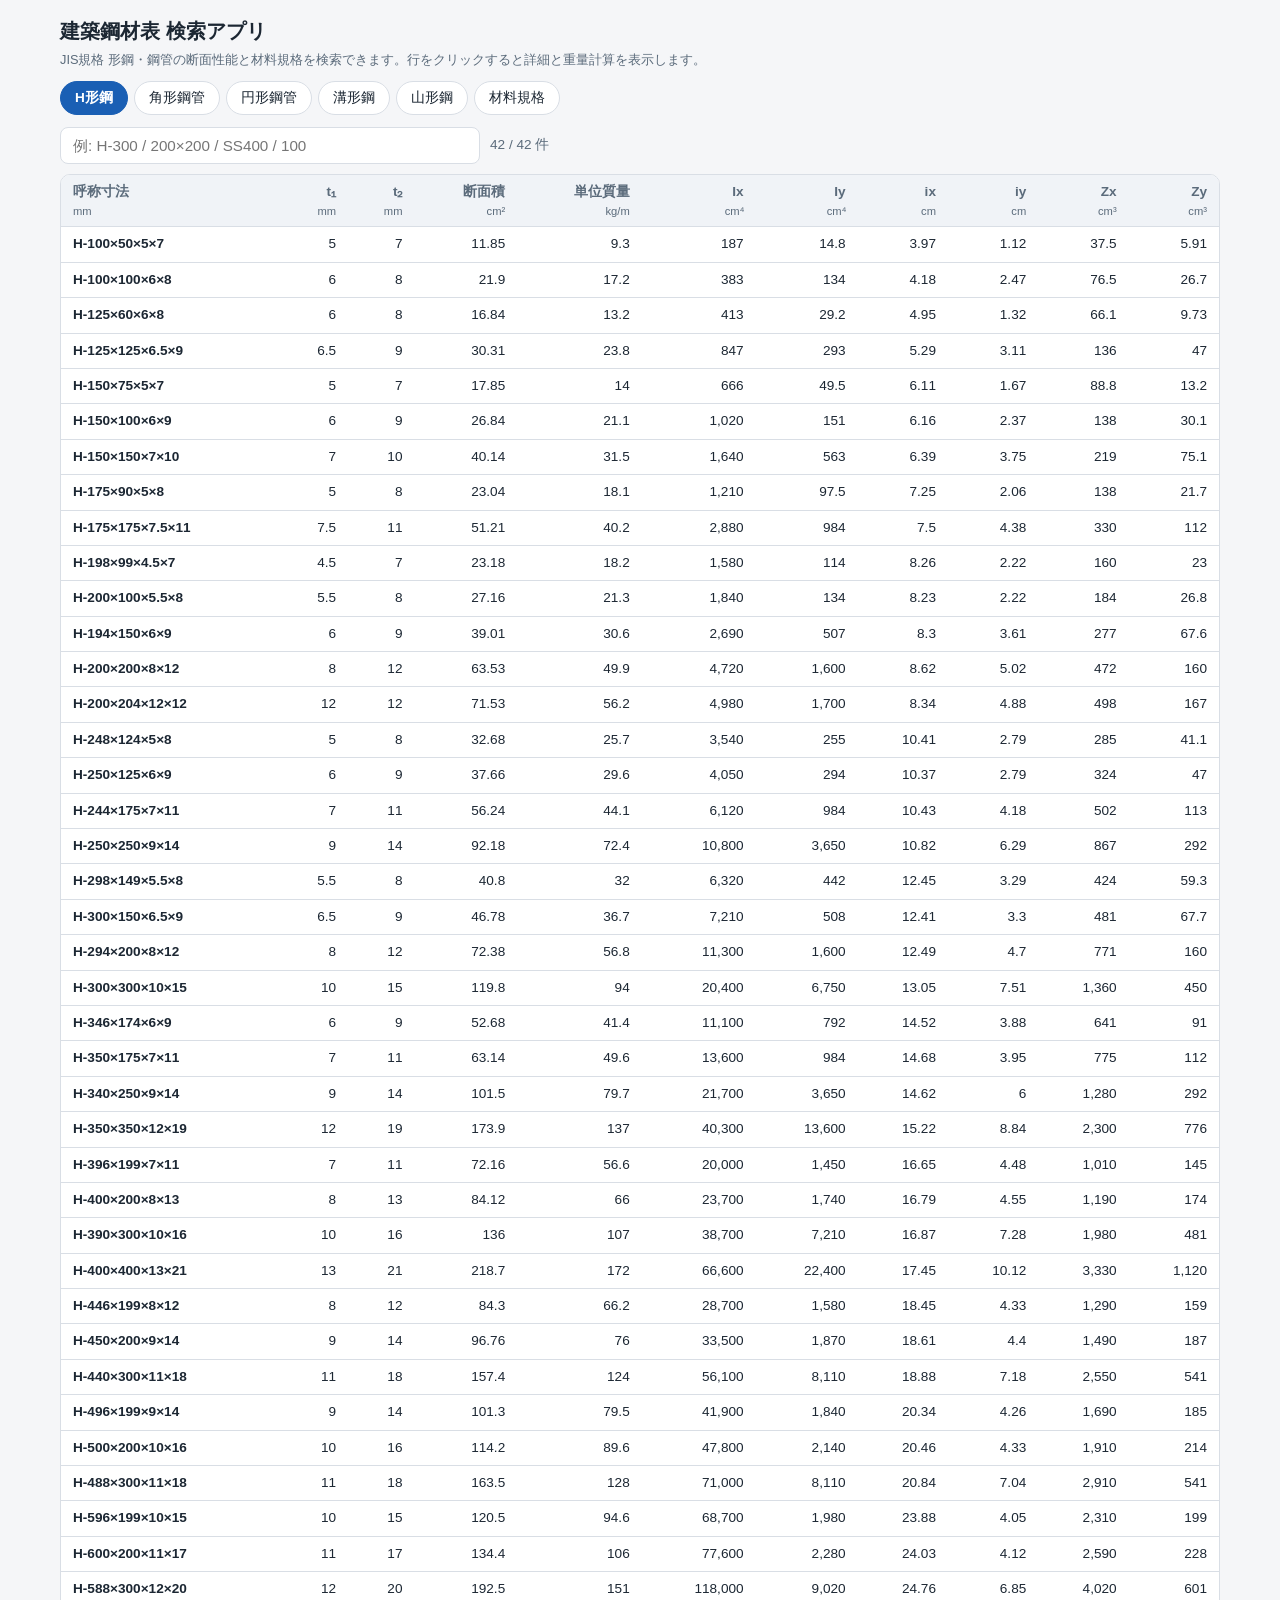
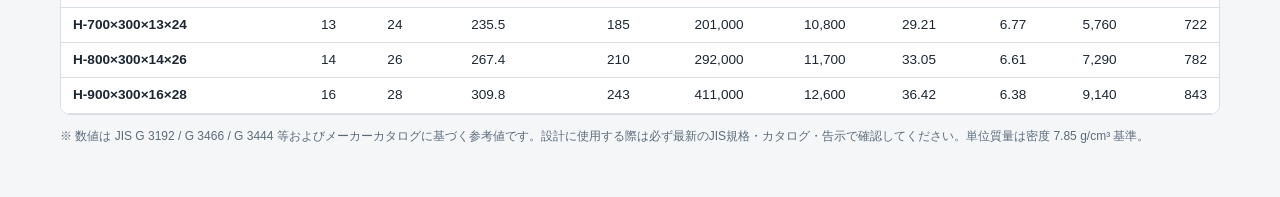
<file: index.html>
<!DOCTYPE html>
<html lang="ja">
<head>
<meta charset="UTF-8">
<meta name="viewport" content="width=device-width, initial-scale=1.0">
<title>建築鋼材表 検索アプリ</title>
<style>
  :root {
    --bg: #f5f6f8;
    --panel: #ffffff;
    --text: #1c2733;
    --muted: #5b6b7b;
    --border: #d9dee5;
    --accent: #1a5fb4;
    --accent-soft: #e7effa;
    --row-hover: #eef4fc;
    --th-bg: #f0f3f7;
  }
  @media (prefers-color-scheme: dark) {
    :root {
      --bg: #14181d;
      --panel: #1d232b;
      --text: #e6ebf1;
      --muted: #96a4b3;
      --border: #333d49;
      --accent: #62a0ea;
      --accent-soft: #24344a;
      --row-hover: #263243;
      --th-bg: #232b35;
    }
  }
  * { box-sizing: border-box; }
  body {
    margin: 0;
    font-family: "Hiragino Kaku Gothic ProN", "Hiragino Sans", "Yu Gothic UI", "Meiryo", sans-serif;
    background: var(--bg);
    color: var(--text);
    line-height: 1.5;
  }
  header {
    padding: 16px 20px 0;
    max-width: 1200px;
    margin: 0 auto;
  }
  h1 { font-size: 1.25rem; margin: 0 0 4px; }
  .sub { color: var(--muted); font-size: 0.8rem; margin: 0 0 12px; }
  main { max-width: 1200px; margin: 0 auto; padding: 0 20px 40px; }

  .tabs { display: flex; flex-wrap: wrap; gap: 6px; margin-bottom: 12px; }
  .tab {
    border: 1px solid var(--border);
    background: var(--panel);
    color: var(--text);
    padding: 7px 14px;
    border-radius: 999px;
    cursor: pointer;
    font-size: 0.85rem;
  }
  .tab.active {
    background: var(--accent);
    border-color: var(--accent);
    color: #fff;
    font-weight: 600;
  }

  .toolbar {
    display: flex;
    flex-wrap: wrap;
    gap: 10px;
    align-items: center;
    margin-bottom: 10px;
  }
  #search {
    flex: 1 1 260px;
    max-width: 420px;
    padding: 9px 12px;
    font-size: 0.95rem;
    border: 1px solid var(--border);
    border-radius: 8px;
    background: var(--panel);
    color: var(--text);
  }
  #search:focus { outline: 2px solid var(--accent); outline-offset: -1px; }
  .count { color: var(--muted); font-size: 0.85rem; }

  .table-wrap {
    overflow-x: auto;
    background: var(--panel);
    border: 1px solid var(--border);
    border-radius: 10px;
  }
  table { border-collapse: collapse; width: 100%; font-size: 0.85rem; white-space: nowrap; }
  th, td { padding: 7px 12px; border-bottom: 1px solid var(--border); text-align: right; }
  th:first-child, td:first-child { text-align: left; position: sticky; left: 0; background: inherit; }
  thead th {
    background: var(--th-bg);
    position: sticky;
    top: 0;
    cursor: pointer;
    user-select: none;
    font-weight: 600;
    color: var(--muted);
  }
  thead th:first-child { background: var(--th-bg); z-index: 2; }
  thead th.sorted { color: var(--accent); }
  tbody tr { background: var(--panel); cursor: pointer; }
  tbody tr:hover { background: var(--row-hover); }
  tbody td:first-child { font-weight: 600; }
  .unit { font-weight: 400; font-size: 0.7rem; color: var(--muted); display: block; }
  .empty { padding: 30px; text-align: center; color: var(--muted); }

  .note {
    margin-top: 12px;
    font-size: 0.75rem;
    color: var(--muted);
  }

  /* 詳細モーダル */
  #overlay {
    position: fixed; inset: 0;
    background: rgba(0,0,0,0.45);
    display: none;
    align-items: center;
    justify-content: center;
    padding: 16px;
    z-index: 10;
  }
  #overlay.show { display: flex; }
  .modal {
    background: var(--panel);
    border: 1px solid var(--border);
    border-radius: 12px;
    max-width: 420px;
    width: 100%;
    max-height: 85vh;
    overflow-y: auto;
    padding: 20px;
  }
  .modal h2 { margin: 0 0 4px; font-size: 1.1rem; }
  .modal .cat { color: var(--muted); font-size: 0.8rem; margin-bottom: 12px; }
  .props { width: 100%; font-size: 0.85rem; }
  .props td { padding: 5px 4px; border-bottom: 1px solid var(--border); }
  .props td:first-child { color: var(--muted); text-align: left; }
  .props td:last-child { text-align: right; font-weight: 600; }
  .calc {
    margin-top: 14px;
    background: var(--accent-soft);
    border-radius: 8px;
    padding: 12px;
  }
  .calc h3 { margin: 0 0 8px; font-size: 0.9rem; }
  .calc .row { display: flex; gap: 8px; align-items: center; margin-bottom: 8px; font-size: 0.85rem; }
  .calc input {
    width: 90px;
    padding: 6px 8px;
    border: 1px solid var(--border);
    border-radius: 6px;
    background: var(--panel);
    color: var(--text);
    font-size: 0.9rem;
    text-align: right;
  }
  .calc .result { font-size: 1.05rem; font-weight: 700; }
  .close-btn {
    margin-top: 14px;
    width: 100%;
    padding: 9px;
    border: 1px solid var(--border);
    border-radius: 8px;
    background: var(--panel);
    color: var(--text);
    cursor: pointer;
    font-size: 0.9rem;
  }
</style>
</head>
<body>
<header>
  <h1>建築鋼材表 検索アプリ</h1>
  <p class="sub">JIS規格 形鋼・鋼管の断面性能と材料規格を検索できます。行をクリックすると詳細と重量計算を表示します。</p>
</header>
<main>
  <div class="tabs" id="tabs"></div>
  <div class="toolbar">
    <input id="search" type="search" placeholder="例: H-300 / 200×200 / SS400 / 100" autocomplete="off">
    <span class="count" id="count"></span>
  </div>
  <div class="table-wrap">
    <table id="table">
      <thead></thead>
      <tbody></tbody>
    </table>
  </div>
  <p class="note">※ 数値は JIS G 3192 / G 3466 / G 3444 等およびメーカーカタログに基づく参考値です。設計に使用する際は必ず最新のJIS規格・カタログ・告示で確認してください。単位質量は密度 7.85 g/cm³ 基準。</p>
</main>

<div id="overlay">
  <div class="modal" role="dialog" aria-modal="true">
    <h2 id="m-title"></h2>
    <div class="cat" id="m-cat"></div>
    <table class="props"><tbody id="m-props"></tbody></table>
    <div class="calc">
      <h3>重量計算</h3>
      <div class="row">長さ <input id="calc-len" type="number" value="6" min="0" step="0.1"> m ×
        <input id="calc-num" type="number" value="1" min="1" step="1"> 本</div>
      <div class="result" id="calc-result"></div>
    </div>
    <button class="close-btn" onclick="closeModal()">閉じる</button>
  </div>
</div>

<script>
"use strict";

/* ---------- データ ----------
   A: 断面積 cm² / W: 単位質量 kg/m / I: 断面二次モーメント cm⁴ / Z: 断面係数 cm³ */

const H_STEEL = [
  // [呼称(H×B), t1, t2, A, W, Ix, Iy, Zx, Zy]
  ["100×50",5,7,11.85,9.30,187,14.8,37.5,5.91],
  ["100×100",6,8,21.90,17.2,383,134,76.5,26.7],
  ["125×60",6,8,16.84,13.2,413,29.2,66.1,9.73],
  ["125×125",6.5,9,30.31,23.8,847,293,136,47.0],
  ["150×75",5,7,17.85,14.0,666,49.5,88.8,13.2],
  ["150×100",6,9,26.84,21.1,1020,151,138,30.1],
  ["150×150",7,10,40.14,31.5,1640,563,219,75.1],
  ["175×90",5,8,23.04,18.1,1210,97.5,138,21.7],
  ["175×175",7.5,11,51.21,40.2,2880,984,330,112],
  ["198×99",4.5,7,23.18,18.2,1580,114,160,23.0],
  ["200×100",5.5,8,27.16,21.3,1840,134,184,26.8],
  ["194×150",6,9,39.01,30.6,2690,507,277,67.6],
  ["200×200",8,12,63.53,49.9,4720,1600,472,160],
  ["200×204",12,12,71.53,56.2,4980,1700,498,167],
  ["248×124",5,8,32.68,25.7,3540,255,285,41.1],
  ["250×125",6,9,37.66,29.6,4050,294,324,47.0],
  ["244×175",7,11,56.24,44.1,6120,984,502,113],
  ["250×250",9,14,92.18,72.4,10800,3650,867,292],
  ["298×149",5.5,8,40.80,32.0,6320,442,424,59.3],
  ["300×150",6.5,9,46.78,36.7,7210,508,481,67.7],
  ["294×200",8,12,72.38,56.8,11300,1600,771,160],
  ["300×300",10,15,119.8,94.0,20400,6750,1360,450],
  ["346×174",6,9,52.68,41.4,11100,792,641,91.0],
  ["350×175",7,11,63.14,49.6,13600,984,775,112],
  ["340×250",9,14,101.5,79.7,21700,3650,1280,292],
  ["350×350",12,19,173.9,137,40300,13600,2300,776],
  ["396×199",7,11,72.16,56.6,20000,1450,1010,145],
  ["400×200",8,13,84.12,66.0,23700,1740,1190,174],
  ["390×300",10,16,136.0,107,38700,7210,1980,481],
  ["400×400",13,21,218.7,172,66600,22400,3330,1120],
  ["446×199",8,12,84.30,66.2,28700,1580,1290,159],
  ["450×200",9,14,96.76,76.0,33500,1870,1490,187],
  ["440×300",11,18,157.4,124,56100,8110,2550,541],
  ["496×199",9,14,101.3,79.5,41900,1840,1690,185],
  ["500×200",10,16,114.2,89.6,47800,2140,1910,214],
  ["488×300",11,18,163.5,128,71000,8110,2910,541],
  ["596×199",10,15,120.5,94.6,68700,1980,2310,199],
  ["600×200",11,17,134.4,106,77600,2280,2590,228],
  ["588×300",12,20,192.5,151,118000,9020,4020,601],
  ["700×300",13,24,235.5,185,201000,10800,5760,722],
  ["800×300",14,26,267.4,210,292000,11700,7290,782],
  ["900×300",16,28,309.8,243,411000,12600,9140,843],
].map(r => ({
  name: `H-${r[0]}×${r[1]}×${r[2]}`, size: r[0], t1: r[1], t2: r[2],
  A: r[3], W: r[4], Ix: r[5], Iy: r[6], Zx: r[7], Zy: r[8],
  ix: rg(r[5], r[3]), iy: rg(r[6], r[3]),
}));

const SQUARE_PIPE = [
  // [辺, t, W, A, I, Z]
  [50,3.2,4.50,5.727,20.4,8.16],
  [60,3.2,5.50,7.007,36.9,12.3],
  [75,3.2,7.01,8.927,75.5,20.1],
  [75,4.5,9.55,12.17,98.6,26.3],
  [100,3.2,9.52,12.13,187,37.5],
  [100,4.5,13.1,16.67,249,49.9],
  [100,6.0,16.8,21.36,308,61.7],
  [125,4.5,16.6,21.17,498,79.7],
  [125,6.0,21.7,27.63,641,103],
  [150,4.5,20.1,25.67,896,120],
  [150,6.0,26.4,33.63,1150,153],
  [150,9.0,38.2,48.66,1580,210],
  [175,6.0,31.1,39.63,1860,213],
  [200,6.0,35.8,45.63,2830,283],
  [200,8.0,46.9,59.79,3620,362],
  [200,9.0,52.3,66.68,3980,398],
  [200,12,67.9,86.50,4980,498],
  [250,9.0,66.5,84.68,8090,647],
  [250,12,87.0,110.8,10300,821],
  [300,9.0,80.6,102.7,14300,956],
  [300,12,106,134.8,18300,1220],
  [300,16,138,176.4,23100,1540],
  [350,12,125,158.8,29700,1700],
  [350,16,164,208.4,38100,2180],
  [400,12,144,182.8,45000,2250],
  [400,16,189,240.4,58200,2910],
  [400,19,220,280.3,67000,3350],
].map(r => ({
  name: `□-${r[0]}×${r[0]}×${r[1]}`, size: `${r[0]}×${r[0]}`, t: r[1],
  W: r[2], A: r[3], I: r[4], Z: r[5], i: rg(r[4], r[3]),
}));

const ROUND_PIPE = [
  // [外径D, t] — 断面性能は幾何計算
  [48.6,2.3],[60.5,3.2],[76.3,3.2],[89.1,3.2],[101.6,4.2],
  [114.3,4.5],[139.8,4.5],[165.2,5.0],[190.7,5.3],[216.3,5.8],
  [267.4,6.6],[318.5,6.9],[355.6,7.9],[406.4,9.5],[457.2,9.5],[508.0,9.5],
].map(([D,t]) => {
  const d = D - 2*t;
  const A = Math.PI/4 * (D*D - d*d) / 100;             // cm²
  const I = Math.PI/64 * (D**4 - d**4) / 10000;        // cm⁴
  const Z = I / (D/2/10);                              // cm³
  return {
    name: `φ-${D}×${t}`, D, t,
    A: sig(A), W: sig(A*0.785), I: sig(I), Z: sig(Z), i: rg(I, A),
  };
});

const CHANNEL = [
  // [呼称(H×B), t1, t2, A, W, Ix, Iy, Zx, Zy]
  ["100×50",5,7.5,11.92,9.36,188,26.0,37.6,7.52],
  ["125×65",6,8,17.11,13.4,424,61.8,67.8,13.4],
  ["150×75",6.5,10,23.71,18.6,861,117,115,22.4],
  ["150×75",9,12.5,30.59,24.0,1050,147,140,28.3],
  ["180×75",7,10.5,27.20,21.4,1380,131,153,24.3],
  ["200×80",7.5,11,31.33,24.6,1950,168,195,29.1],
  ["200×90",8,13.5,38.65,30.3,2490,277,249,44.2],
  ["250×90",9,13,44.07,34.6,4180,294,334,44.5],
  ["300×90",9,13,48.57,38.1,6440,309,429,45.7],
  ["300×90",12,16,61.90,48.6,7870,379,525,54.1],
  ["380×100",10.5,16,69.39,54.5,14500,535,763,70.5],
].map(r => ({
  name: `[-${r[0]}×${r[1]}×${r[2]}`, size: r[0], t1: r[1], t2: r[2],
  A: r[3], W: r[4], Ix: r[5], Iy: r[6], Zx: r[7], Zy: r[8],
}));

const ANGLE = [
  // [辺, t, A, W, I, Z]（等辺山形鋼、I・Zは辺に平行な図心軸）
  [40,3,2.336,1.83,3.53,1.21],
  [40,5,3.755,2.95,5.42,1.91],
  [50,4,3.892,3.06,9.06,2.49],
  [50,6,5.644,4.43,12.6,3.55],
  [60,5,5.802,4.55,19.6,4.52],
  [65,6,7.527,5.91,29.4,6.26],
  [65,8,9.761,7.66,36.8,8.02],
  [75,6,8.727,6.85,46.1,8.47],
  [75,9,12.69,9.96,64.4,12.1],
  [75,12,16.56,13.0,81.9,15.7],
  [90,7,12.22,9.59,93.0,14.2],
  [90,10,17.00,13.3,125,19.5],
  [90,13,21.71,17.0,156,24.8],
  [100,7,13.62,10.7,129,17.7],
  [100,10,19.00,14.9,175,24.4],
  [100,13,24.31,19.1,220,31.1],
  [130,9,22.74,17.9,366,38.7],
  [130,12,29.76,23.4,467,49.9],
  [150,12,34.77,27.3,740,68.1],
  [150,15,42.74,33.6,888,82.6],
  [175,12,40.52,31.8,1170,91.8],
  [200,15,57.75,45.3,2180,150],
  [200,20,76.00,59.7,2820,197],
  [250,25,119.4,93.7,6950,388],
].map(r => ({
  name: `L-${r[0]}×${r[0]}×${r[1]}`, size: `${r[0]}×${r[0]}`, t: r[1],
  A: r[2], W: r[3], I: r[4], Z: r[5], i: rg(r[4], r[2]),
}));

const MATERIAL = [
  // [記号, 規格, 降伏点/耐力, 引張強さ, F値(t≤40mm), 備考]
  ["SS400","JIS G 3101 一般構造用圧延鋼材","245以上(t≤16) / 235以上","400〜510",235,"最も一般的な構造用鋼材"],
  ["SM400A/B/C","JIS G 3106 溶接構造用圧延鋼材","245以上(t≤16) / 235以上","400〜510",235,"溶接性を保証"],
  ["SM490A/B/C","JIS G 3106 溶接構造用圧延鋼材","325以上(t≤16) / 315以上","490〜610",325,"高強度・溶接構造用"],
  ["SM490YA/YB","JIS G 3106 溶接構造用圧延鋼材","365以上(t≤16) / 355以上","490〜610",325,"降伏点を高めた材"],
  ["SN400A","JIS G 3136 建築構造用圧延鋼材","235以上","400〜510",235,"二次部材向け(溶接不可)"],
  ["SN400B/C","JIS G 3136 建築構造用圧延鋼材","235〜355","400〜510",235,"降伏点上限規定あり・主要構造部材向け"],
  ["SN490B/C","JIS G 3136 建築構造用圧延鋼材","325〜445","490〜610",325,"高強度・主要構造部材向け"],
  ["BCR295","冷間ロール成形角形鋼管(大臣認定)","295〜445","400〜550",295,"柱用角形鋼管"],
  ["BCP235","冷間プレス成形角形鋼管(大臣認定)","235〜355","400〜510",235,"柱用角形鋼管"],
  ["BCP325","冷間プレス成形角形鋼管(大臣認定)","325〜445","490〜610",325,"柱用角形鋼管"],
  ["STK400","JIS G 3444 一般構造用炭素鋼鋼管","235以上","400以上",235,"円形鋼管"],
  ["STK490","JIS G 3444 一般構造用炭素鋼鋼管","315以上","490以上",325,"円形鋼管(高強度)"],
  ["STKR400","JIS G 3466 一般構造用角形鋼管","245以上","400以上",245,"角形鋼管"],
  ["SD295","JIS G 3112 鉄筋コンクリート用棒鋼","295〜390","440〜600",null,"異形鉄筋"],
  ["SD345","JIS G 3112 鉄筋コンクリート用棒鋼","345〜440","490以上",null,"異形鉄筋(最も一般的)"],
  ["SD390","JIS G 3112 鉄筋コンクリート用棒鋼","390〜510","560以上",null,"異形鉄筋(高強度)"],
].map(r => ({
  name: r[0], std: r[1], yp: r[2], ts: r[3], F: r[4], note: r[5],
}));

function rg(I, A) { return Math.round(Math.sqrt(I / A) * 100) / 100; } // 回転半径 cm
function sig(v) { // 有効数字3桁程度に丸め
  if (v === 0) return 0;
  const d = Math.ceil(Math.log10(Math.abs(v)));
  const p = Math.pow(10, 3 - d);
  return Math.round(v * p) / p;
}

/* ---------- カテゴリ定義 ---------- */
const CATEGORIES = [
  {
    id: "h", label: "H形鋼", data: H_STEEL,
    catName: "H形鋼(JIS G 3192)",
    cols: [
      ["name","呼称寸法","mm"],["t1","t₁","mm"],["t2","t₂","mm"],
      ["A","断面積","cm²"],["W","単位質量","kg/m"],
      ["Ix","Ix","cm⁴"],["Iy","Iy","cm⁴"],
      ["ix","ix","cm"],["iy","iy","cm"],
      ["Zx","Zx","cm³"],["Zy","Zy","cm³"],
    ],
  },
  {
    id: "sq", label: "角形鋼管", data: SQUARE_PIPE,
    catName: "角形鋼管(STKR / BCR等)",
    cols: [
      ["name","呼称寸法","mm"],["t","板厚","mm"],
      ["A","断面積","cm²"],["W","単位質量","kg/m"],
      ["I","I","cm⁴"],["Z","Z","cm³"],["i","i","cm"],
    ],
  },
  {
    id: "rd", label: "円形鋼管", data: ROUND_PIPE,
    catName: "円形鋼管(STK / JIS G 3444)",
    cols: [
      ["name","呼称寸法","mm"],["t","板厚","mm"],
      ["A","断面積","cm²"],["W","単位質量","kg/m"],
      ["I","I","cm⁴"],["Z","Z","cm³"],["i","i","cm"],
    ],
  },
  {
    id: "ch", label: "溝形鋼", data: CHANNEL,
    catName: "溝形鋼(JIS G 3192)",
    cols: [
      ["name","呼称寸法","mm"],["t1","t₁","mm"],["t2","t₂","mm"],
      ["A","断面積","cm²"],["W","単位質量","kg/m"],
      ["Ix","Ix","cm⁴"],["Iy","Iy","cm⁴"],
      ["Zx","Zx","cm³"],["Zy","Zy","cm³"],
    ],
  },
  {
    id: "an", label: "山形鋼", data: ANGLE,
    catName: "等辺山形鋼(JIS G 3192)",
    cols: [
      ["name","呼称寸法","mm"],["t","板厚","mm"],
      ["A","断面積","cm²"],["W","単位質量","kg/m"],
      ["I","I","cm⁴"],["Z","Z","cm³"],["i","i","cm"],
    ],
  },
  {
    id: "mat", label: "材料規格", data: MATERIAL,
    catName: "材料規格",
    cols: [
      ["name","記号",""],["std","規格",""],
      ["yp","降伏点・耐力","N/mm²"],["ts","引張強さ","N/mm²"],
      ["F","F値(t≤40)","N/mm²"],["note","備考",""],
    ],
  },
];

/* ---------- 状態 ---------- */
let current = CATEGORIES[0];
let sortKey = null;
let sortAsc = true;

const $tabs = document.getElementById("tabs");
const $search = document.getElementById("search");
const $thead = document.querySelector("#table thead");
const $tbody = document.querySelector("#table tbody");
const $count = document.getElementById("count");

/* ---------- タブ ---------- */
CATEGORIES.forEach(cat => {
  const b = document.createElement("button");
  b.className = "tab";
  b.textContent = cat.label;
  b.onclick = () => {
    current = cat;
    sortKey = null;
    document.querySelectorAll(".tab").forEach(t => t.classList.remove("active"));
    b.classList.add("active");
    render();
  };
  $tabs.appendChild(b);
});
$tabs.firstChild.classList.add("active");

/* ---------- 検索 ---------- */
function normalize(s) {
  return String(s)
    .toLowerCase()
    .replace(/[Ａ-Ｚａ-ｚ０-９]/g, c => String.fromCharCode(c.charCodeAt(0) - 0xFEE0))
    .replace(/[×✕✖*ｘx]/g, "x")
    .replace(/[‐－ーｰ\-]/g, "-")
    .replace(/\s+/g, "");
}
function matches(row, terms) {
  if (!terms.length) return true;
  const hay = normalize(Object.values(row).join(" "));
  return terms.every(t => hay.includes(t));
}
$search.addEventListener("input", render);

/* ---------- 描画 ---------- */
function render() {
  const cols = current.cols;
  $thead.innerHTML = "";
  const tr = document.createElement("tr");
  cols.forEach(([key, label, unit]) => {
    const th = document.createElement("th");
    th.innerHTML = label + (unit ? `<span class="unit">${unit}</span>` : "");
    if (sortKey === key) {
      th.classList.add("sorted");
      th.innerHTML += sortAsc ? " ▲" : " ▼";
    }
    th.onclick = () => {
      if (sortKey === key) { sortAsc = !sortAsc; }
      else { sortKey = key; sortAsc = true; }
      render();
    };
    tr.appendChild(th);
  });
  $thead.appendChild(tr);

  const terms = normalize($search.value).split(/[,、\s]+/).filter(Boolean);
  let rows = current.data.filter(r => matches(r, terms));

  if (sortKey) {
    rows = [...rows].sort((a, b) => {
      const va = a[sortKey], vb = b[sortKey];
      if (typeof va === "number" && typeof vb === "number") {
        return sortAsc ? va - vb : vb - va;
      }
      return sortAsc
        ? String(va ?? "").localeCompare(String(vb ?? ""), "ja")
        : String(vb ?? "").localeCompare(String(va ?? ""), "ja");
    });
  }

  $tbody.innerHTML = "";
  if (!rows.length) {
    $tbody.innerHTML = `<tr><td class="empty" colspan="${cols.length}" style="text-align:center">該当する鋼材がありません</td></tr>`;
  }
  rows.forEach(row => {
    const tr = document.createElement("tr");
    cols.forEach(([key]) => {
      const td = document.createElement("td");
      const v = row[key];
      td.textContent = v == null ? "−" : (typeof v === "number" ? fmt(v) : v);
      tr.appendChild(td);
    });
    tr.onclick = () => openModal(row);
    $tbody.appendChild(tr);
  });
  $count.textContent = `${rows.length} / ${current.data.length} 件`;
}

function fmt(v) {
  return v.toLocaleString("ja-JP", { maximumFractionDigits: 3 });
}

/* ---------- 詳細モーダル ---------- */
const $overlay = document.getElementById("overlay");
let modalRow = null;

function openModal(row) {
  modalRow = row;
  document.getElementById("m-title").textContent = row.name;
  document.getElementById("m-cat").textContent = current.catName;
  const $props = document.getElementById("m-props");
  $props.innerHTML = "";
  current.cols.forEach(([key, label, unit]) => {
    if (key === "name") return;
    const v = row[key];
    const tr = document.createElement("tr");
    tr.innerHTML = `<td>${label}</td><td>${v == null ? "−" : (typeof v === "number" ? fmt(v) : v)}${unit && v != null ? " " + unit : ""}</td>`;
    $props.appendChild(tr);
  });
  document.querySelector(".calc").style.display = ("W" in row) ? "" : "none";
  $overlay.classList.add("show");
  updateCalc();
}
function closeModal() { $overlay.classList.remove("show"); }
$overlay.addEventListener("click", e => { if (e.target === $overlay) closeModal(); });
document.addEventListener("keydown", e => { if (e.key === "Escape") closeModal(); });

function updateCalc() {
  if (!modalRow || !("W" in modalRow)) return;
  const len = parseFloat(document.getElementById("calc-len").value) || 0;
  const num = parseInt(document.getElementById("calc-num").value) || 0;
  const kg = modalRow.W * len * num;
  document.getElementById("calc-result").textContent =
    `重量: ${fmt(Math.round(kg * 10) / 10)} kg（${fmt(Math.round(kg / 1000 * 1000) / 1000)} t）`;
}
document.getElementById("calc-len").addEventListener("input", updateCalc);
document.getElementById("calc-num").addEventListener("input", updateCalc);

render();
</script>
</body>
</html>
</file>
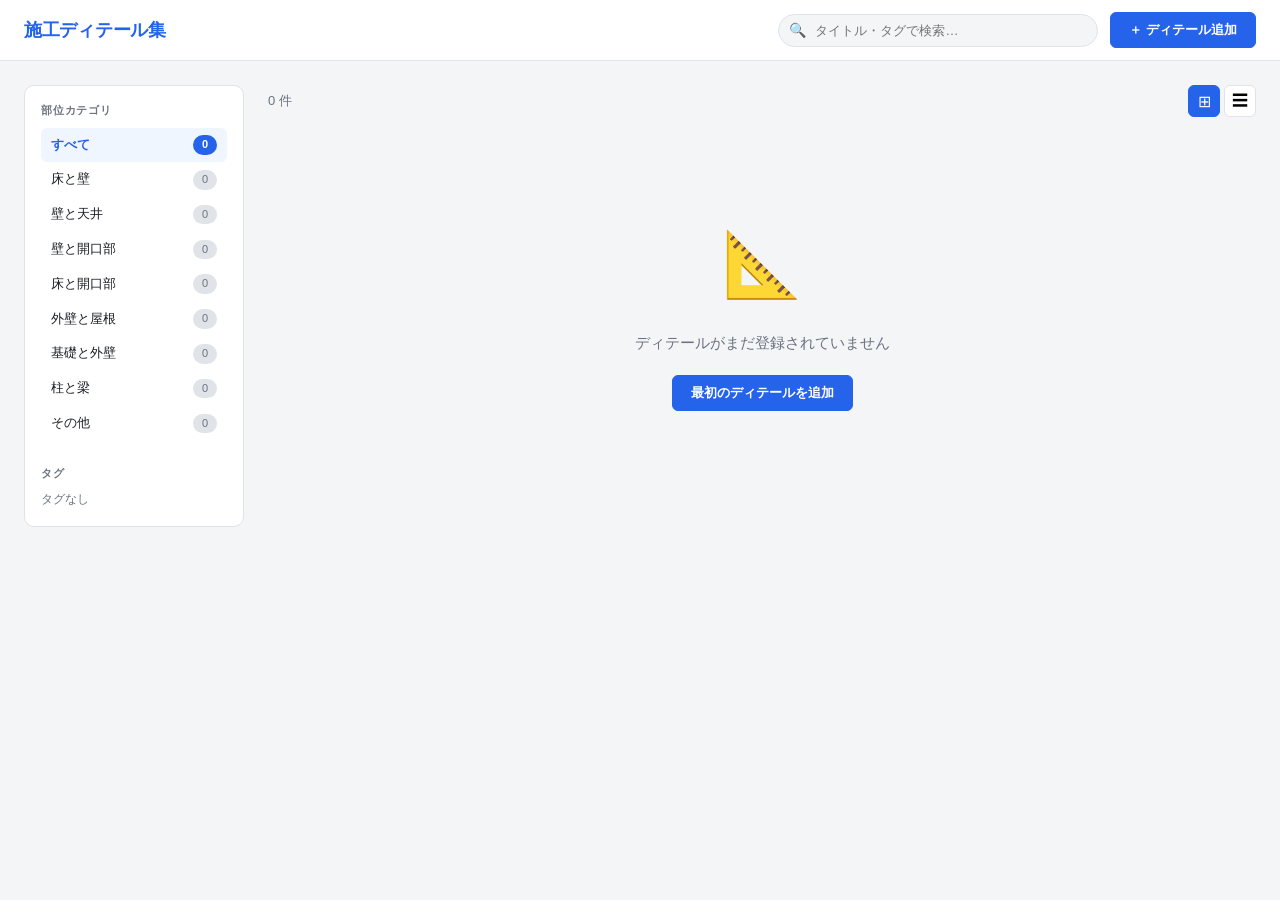
<file: detail-app/index.html>
<!DOCTYPE html>
<html lang="ja">
<head>
  <meta charset="UTF-8" />
  <meta name="viewport" content="width=device-width, initial-scale=1.0" />
  <title>施工ディテール集</title>
  <link rel="stylesheet" href="style.css" />
</head>
<body>
  <header class="header">
    <div class="header-inner">
      <h1 class="logo">施工ディテール集</h1>
      <div class="header-actions">
        <div class="search-wrap">
          <input type="text" id="searchInput" class="search-input" placeholder="タイトル・タグで検索…" />
          <span class="search-icon">🔍</span>
        </div>
        <button class="btn btn-primary" id="addBtn">＋ ディテール追加</button>
      </div>
    </div>
  </header>

  <div class="layout">
    <aside class="sidebar">
      <p class="sidebar-label">部位カテゴリ</p>
      <ul class="category-list" id="categoryList"></ul>
      <p class="sidebar-label" style="margin-top:24px;">タグ</p>
      <div class="tag-cloud" id="tagCloud"></div>
    </aside>

    <main class="main">
      <div class="toolbar">
        <span id="resultCount" class="result-count"></span>
        <div class="view-toggle">
          <button class="view-btn active" id="gridViewBtn" title="グリッド表示">⊞</button>
          <button class="view-btn" id="listViewBtn" title="リスト表示">☰</button>
        </div>
      </div>
      <div class="card-grid" id="cardGrid"></div>
      <div class="empty-state" id="emptyState" style="display:none;">
        <div class="empty-icon">📐</div>
        <p>ディテールがまだ登録されていません</p>
        <button class="btn btn-primary" id="emptyAddBtn">最初のディテールを追加</button>
      </div>
    </main>
  </div>

  <!-- 追加/編集モーダル -->
  <div class="modal-overlay" id="editModal" style="display:none;">
    <div class="modal">
      <div class="modal-header">
        <h2 id="modalTitle">ディテールを追加</h2>
        <button class="modal-close" id="modalClose">✕</button>
      </div>
      <div class="modal-body">
        <form id="detailForm">
          <div class="form-row">
            <label class="form-label">タイトル <span class="required">*</span></label>
            <input type="text" id="fTitle" class="form-input" placeholder="例：床とGL壁の取り合い" required />
          </div>
          <div class="form-row">
            <label class="form-label">部位カテゴリ <span class="required">*</span></label>
            <select id="fCategory" class="form-input" required>
              <option value="">選択してください</option>
              <option value="床と壁">床と壁</option>
              <option value="壁と天井">壁と天井</option>
              <option value="壁と開口部">壁と開口部（窓・ドア）</option>
              <option value="床と開口部">床と開口部（サッシ下端）</option>
              <option value="外壁と屋根">外壁と屋根</option>
              <option value="基礎と外壁">基礎と外壁</option>
              <option value="柱と梁">柱と梁</option>
              <option value="その他">その他</option>
            </select>
          </div>
          <div class="form-row">
            <label class="form-label">画像</label>
            <div class="image-tabs">
              <button type="button" class="image-tab active" id="tabUpload">ファイルを選択</button>
              <button type="button" class="image-tab" id="tabUrl">URLで指定</button>
            </div>
            <!-- ファイルアップロード -->
            <div id="panelUpload">
              <div class="image-upload-area" id="imageUploadArea">
                <input type="file" id="fImage" accept="image/*,application/pdf" hidden />
                <img id="imagePreview" style="display:none;" />
                <embed id="pdfPreview" type="application/pdf" style="display:none;width:100%;height:260px;border-radius:6px;" />
                <div id="uploadPlaceholder" class="upload-placeholder">
                  <span class="upload-icon">📄</span>
                  <p>クリックまたはドラッグしてファイルをアップロード</p>
                  <p class="upload-hint">JPG / PNG / PDF 対応</p>
                </div>
                <p id="uploadFileName" class="upload-filename" style="display:none;"></p>
                <button type="button" class="btn btn-outline remove-image-btn" id="removeImageBtn" style="display:none;">ファイルを削除</button>
              </div>
              <p class="form-hint" id="pdfSizeWarn" style="display:none;color:var(--danger);">⚠ ファイルが大きいため保存できない場合があります（目安：5MB以下推奨）</p>
            </div>
            <!-- URL入力 -->
            <div id="panelUrl" style="display:none;">
              <div class="url-input-wrap">
                <input type="url" id="fImageUrl" class="form-input" placeholder="https://example.com/detail-image.jpg" />
                <button type="button" class="btn btn-outline" id="loadUrlBtn">読み込む</button>
              </div>
              <p class="form-hint">画像の直接URLを貼り付けてください（参照元サイトの利用規約を確認してからご使用ください）</p>
              <div id="urlPreviewWrap" style="display:none;margin-top:10px;">
                <img id="urlPreview" style="max-width:100%;max-height:200px;object-fit:contain;border-radius:6px;border:1px solid var(--border);" />
                <p id="urlError" class="url-error" style="display:none;">画像を読み込めませんでした。URLを確認してください。</p>
                <button type="button" class="btn btn-outline remove-image-btn" id="removeUrlBtn" style="margin-top:8px;display:none;">画像を削除</button>
              </div>
            </div>
          </div>
          <div class="form-row">
            <label class="form-label">メモ・説明</label>
            <textarea id="fMemo" class="form-input form-textarea" placeholder="仕様、注意事項、使用材料などを記入…" rows="4"></textarea>
          </div>
          <div class="form-row">
            <label class="form-label">タグ</label>
            <div class="tag-input-wrap">
              <div class="tag-chips" id="tagChips"></div>
              <input type="text" id="fTagInput" class="tag-text-input" placeholder="タグを入力してEnter（例：RC造、防水）" />
            </div>
            <p class="form-hint">Enter キーでタグを追加</p>
          </div>
        </form>
      </div>
      <div class="modal-footer">
        <button class="btn btn-outline" id="cancelBtn">キャンセル</button>
        <button class="btn btn-primary" id="saveBtn">保存</button>
      </div>
    </div>
  </div>

  <!-- 詳細表示モーダル -->
  <div class="modal-overlay" id="viewModal" style="display:none;">
    <div class="modal modal-view">
      <div class="modal-header">
        <div>
          <span class="view-category-badge" id="viewCategory"></span>
          <h2 id="viewTitle"></h2>
        </div>
        <button class="modal-close" id="viewClose">✕</button>
      </div>
      <div class="modal-body view-body">
        <div class="view-image-wrap" id="viewImageWrap" style="display:none;">
          <img id="viewImage" style="display:none;" />
          <embed id="viewPdf" type="application/pdf" style="display:none;width:100%;height:480px;border-radius:8px;" />
        </div>
        <div class="view-meta">
          <div class="view-tags" id="viewTags"></div>
          <div class="view-memo" id="viewMemo"></div>
          <p class="view-date" id="viewDate"></p>
        </div>
      </div>
      <div class="modal-footer">
        <button class="btn btn-outline btn-danger" id="deleteBtn">削除</button>
        <button class="btn btn-outline" id="editFromViewBtn">編集</button>
        <button class="btn btn-primary" id="viewClose2">閉じる</button>
      </div>
    </div>
  </div>

  <script src="app.js"></script>
</body>
</html>
</file>
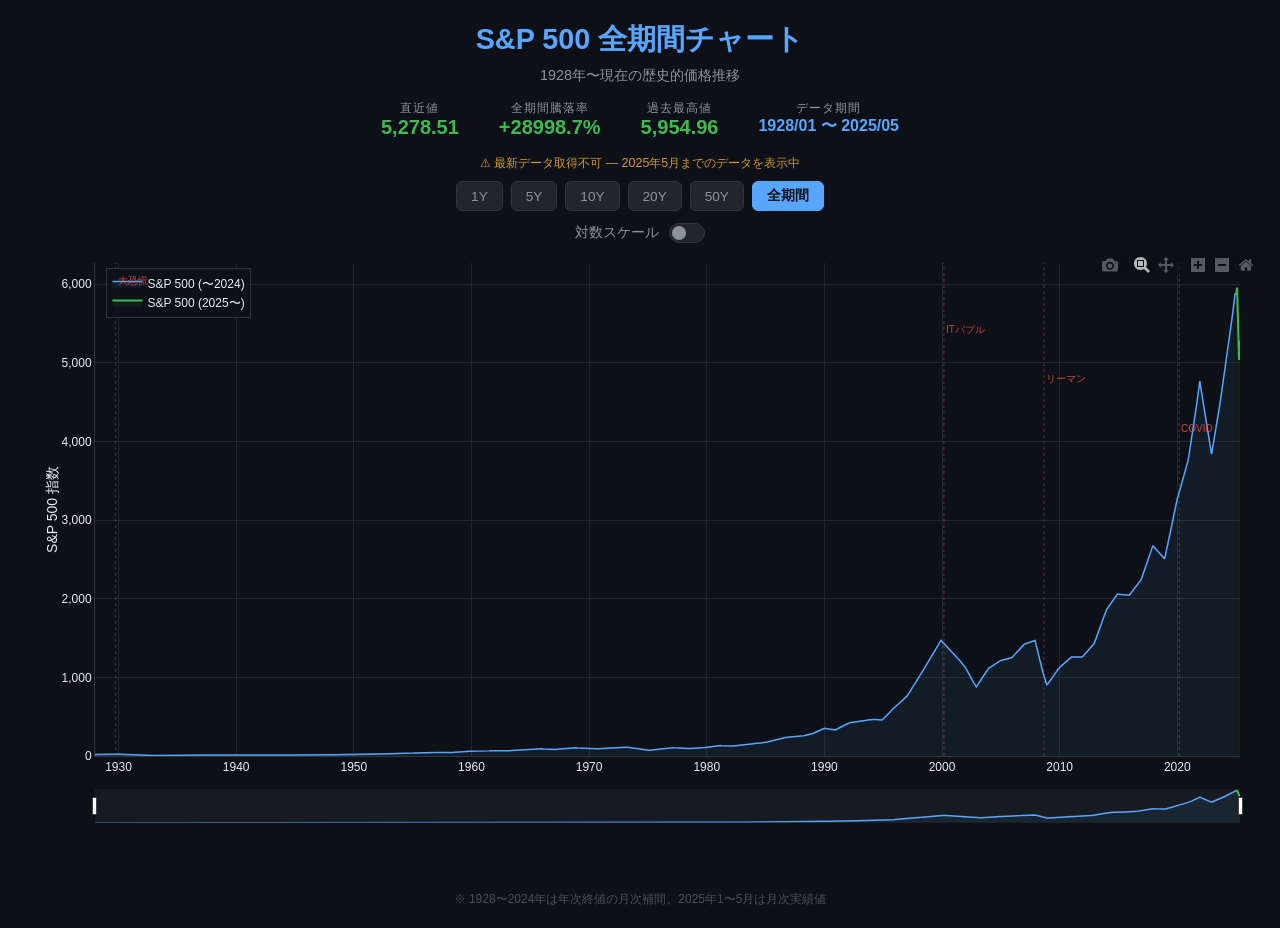
<file: sp500.html>
<!DOCTYPE html>
<html lang="ja">
<head>
    <meta charset="UTF-8">
    <meta name="viewport" content="width=device-width, initial-scale=1.0">
    <title>S&P 500 全期間チャート</title>
    <script src="https://cdn.plot.ly/plotly-latest.min.js"></script>
    <style>
        * { margin: 0; padding: 0; box-sizing: border-box; }
        body {
            font-family: 'Segoe UI', Tahoma, sans-serif;
            background: #0d1117; color: #e6edf3;
            min-height: 100vh; padding: 20px;
        }
        h1 { text-align:center; font-size:1.8rem; margin-bottom:6px; color:#58a6ff; }
        .subtitle { text-align:center; color:#8b949e; font-size:.9rem; margin-bottom:16px; }
        .stats {
            display:flex; justify-content:center; gap:40px;
            margin-bottom:16px; flex-wrap:wrap;
        }
        .stat-item { text-align:center; }
        .stat-label { font-size:.72rem; color:#8b949e; text-transform:uppercase; letter-spacing:1px; }
        .stat-value { font-size:1.25rem; font-weight:bold; color:#3fb950; }
        .stat-value.blue { color:#58a6ff; font-size:1rem; }
        .range-buttons {
            display:flex; justify-content:center; gap:8px;
            margin-bottom:12px; flex-wrap:wrap;
        }
        .range-btn {
            background:#21262d; border:1px solid #30363d; color:#8b949e;
            padding:5px 14px; border-radius:6px; cursor:pointer;
            font-size:.85rem; transition:all .2s;
        }
        .range-btn:hover { background:#30363d; color:#e6edf3; }
        .range-btn.active {
            background:#58a6ff; border-color:#58a6ff;
            color:#0d1117; font-weight:bold;
        }
        #chart { width:100%; height:70vh; }
        .log-toggle {
            display:flex; justify-content:center; align-items:center;
            gap:10px; margin-bottom:10px; font-size:.85rem; color:#8b949e;
        }
        .toggle-switch { position:relative; width:36px; height:20px; }
        .toggle-switch input { opacity:0; width:0; height:0; }
        .slider {
            position:absolute; cursor:pointer; inset:0;
            background:#21262d; border-radius:20px;
            transition:.3s; border:1px solid #30363d;
        }
        .slider::before {
            content:""; position:absolute;
            width:14px; height:14px; left:2px; bottom:2px;
            background:#8b949e; border-radius:50%; transition:.3s;
        }
        input:checked + .slider { background:#58a6ff; border-color:#58a6ff; }
        input:checked + .slider::before { transform:translateX(16px); background:#0d1117; }
        #status-bar {
            text-align:center; font-size:.78rem;
            margin-bottom:8px; min-height:18px;
        }
        .s-loading { color:#8b949e; }
        .s-ok  { color:#3fb950; }
        .s-warn { color:#d29922; }
        .note { text-align:center; color:#484f58; font-size:.75rem; margin-top:8px; }
    </style>
</head>
<body>
    <h1>S&amp;P 500 全期間チャート</h1>
    <p class="subtitle">1928年〜現在の歴史的価格推移</p>

    <div class="stats">
        <div class="stat-item">
            <div class="stat-label">直近値</div>
            <div class="stat-value" id="stat-current">-</div>
        </div>
        <div class="stat-item">
            <div class="stat-label">全期間騰落率</div>
            <div class="stat-value" id="stat-return">-</div>
        </div>
        <div class="stat-item">
            <div class="stat-label">過去最高値</div>
            <div class="stat-value" id="stat-ath">-</div>
        </div>
        <div class="stat-item">
            <div class="stat-label">データ期間</div>
            <div class="stat-value blue" id="stat-range">-</div>
        </div>
    </div>

    <div id="status-bar" class="s-loading">最新データを取得中...</div>

    <div class="range-buttons">
        <button class="range-btn" onclick="setRange(1,this)">1Y</button>
        <button class="range-btn" onclick="setRange(5,this)">5Y</button>
        <button class="range-btn" onclick="setRange(10,this)">10Y</button>
        <button class="range-btn" onclick="setRange(20,this)">20Y</button>
        <button class="range-btn" onclick="setRange(50,this)">50Y</button>
        <button class="range-btn active" onclick="setRange(null,this)">全期間</button>
    </div>

    <div class="log-toggle">
        <span>対数スケール</span>
        <label class="toggle-switch">
            <input type="checkbox" id="log-check" onchange="renderChart()">
            <span class="slider"></span>
        </label>
    </div>

    <div id="chart"></div>
    <p class="note" id="note">
        ※ 1928〜2024年は年次終値の月次補間、2025年1〜5月は月次実績値
    </p>

    <script>
        // ── 埋め込みデータ ──────────────────────────────────────
        // 1928〜2024: 年次終値を月次補間
        // 2025/01〜05: 月次実績値
        const BASE_DATES  = ["1928-01-01", "1928-02-01", "1928-03-01", "1928-04-01", "1928-05-01", "1928-06-01", "1928-07-01", "1928-08-01", "1928-09-01", "1928-10-01", "1928-11-01", "1928-12-01", "1929-01-01", "1929-02-01", "1929-03-01", "1929-04-01", "1929-05-01", "1929-06-01", "1929-07-01", "1929-08-01", "1929-09-01", "1929-10-01", "1929-11-01", "1929-12-01", "1930-01-01", "1930-02-01", "1930-03-01", "1930-04-01", "1930-05-01", "1930-06-01", "1930-07-01", "1930-08-01", "1930-09-01", "1930-10-01", "1930-11-01", "1930-12-01", "1931-01-01", "1931-02-01", "1931-03-01", "1931-04-01", "1931-05-01", "1931-06-01", "1931-07-01", "1931-08-01", "1931-09-01", "1931-10-01", "1931-11-01", "1931-12-01", "1932-01-01", "1932-02-01", "1932-03-01", "1932-04-01", "1932-05-01", "1932-06-01", "1932-07-01", "1932-08-01", "1932-09-01", "1932-10-01", "1932-11-01", "1932-12-01", "1933-01-01", "1933-02-01", "1933-03-01", "1933-04-01", "1933-05-01", "1933-06-01", "1933-07-01", "1933-08-01", "1933-09-01", "1933-10-01", "1933-11-01", "1933-12-01", "1934-01-01", "1934-02-01", "1934-03-01", "1934-04-01", "1934-05-01", "1934-06-01", "1934-07-01", "1934-08-01", "1934-09-01", "1934-10-01", "1934-11-01", "1934-12-01", "1935-01-01", "1935-02-01", "1935-03-01", "1935-04-01", "1935-05-01", "1935-06-01", "1935-07-01", "1935-08-01", "1935-09-01", "1935-10-01", "1935-11-01", "1935-12-01", "1936-01-01", "1936-02-01", "1936-03-01", "1936-04-01", "1936-05-01", "1936-06-01", "1936-07-01", "1936-08-01", "1936-09-01", "1936-10-01", "1936-11-01", "1936-12-01", "1937-01-01", "1937-02-01", "1937-03-01", "1937-04-01", "1937-05-01", "1937-06-01", "1937-07-01", "1937-08-01", "1937-09-01", "1937-10-01", "1937-11-01", "1937-12-01", "1938-01-01", "1938-02-01", "1938-03-01", "1938-04-01", "1938-05-01", "1938-06-01", "1938-07-01", "1938-08-01", "1938-09-01", "1938-10-01", "1938-11-01", "1938-12-01", "1939-01-01", "1939-02-01", "1939-03-01", "1939-04-01", "1939-05-01", "1939-06-01", "1939-07-01", "1939-08-01", "1939-09-01", "1939-10-01", "1939-11-01", "1939-12-01", "1940-01-01", "1940-02-01", "1940-03-01", "1940-04-01", "1940-05-01", "1940-06-01", "1940-07-01", "1940-08-01", "1940-09-01", "1940-10-01", "1940-11-01", "1940-12-01", "1941-01-01", "1941-02-01", "1941-03-01", "1941-04-01", "1941-05-01", "1941-06-01", "1941-07-01", "1941-08-01", "1941-09-01", "1941-10-01", "1941-11-01", "1941-12-01", "1942-01-01", "1942-02-01", "1942-03-01", "1942-04-01", "1942-05-01", "1942-06-01", "1942-07-01", "1942-08-01", "1942-09-01", "1942-10-01", "1942-11-01", "1942-12-01", "1943-01-01", "1943-02-01", "1943-03-01", "1943-04-01", "1943-05-01", "1943-06-01", "1943-07-01", "1943-08-01", "1943-09-01", "1943-10-01", "1943-11-01", "1943-12-01", "1944-01-01", "1944-02-01", "1944-03-01", "1944-04-01", "1944-05-01", "1944-06-01", "1944-07-01", "1944-08-01", "1944-09-01", "1944-10-01", "1944-11-01", "1944-12-01", "1945-01-01", "1945-02-01", "1945-03-01", "1945-04-01", "1945-05-01", "1945-06-01", "1945-07-01", "1945-08-01", "1945-09-01", "1945-10-01", "1945-11-01", "1945-12-01", "1946-01-01", "1946-02-01", "1946-03-01", "1946-04-01", "1946-05-01", "1946-06-01", "1946-07-01", "1946-08-01", "1946-09-01", "1946-10-01", "1946-11-01", "1946-12-01", "1947-01-01", "1947-02-01", "1947-03-01", "1947-04-01", "1947-05-01", "1947-06-01", "1947-07-01", "1947-08-01", "1947-09-01", "1947-10-01", "1947-11-01", "1947-12-01", "1948-01-01", "1948-02-01", "1948-03-01", "1948-04-01", "1948-05-01", "1948-06-01", "1948-07-01", "1948-08-01", "1948-09-01", "1948-10-01", "1948-11-01", "1948-12-01", "1949-01-01", "1949-02-01", "1949-03-01", "1949-04-01", "1949-05-01", "1949-06-01", "1949-07-01", "1949-08-01", "1949-09-01", "1949-10-01", "1949-11-01", "1949-12-01", "1950-01-01", "1950-02-01", "1950-03-01", "1950-04-01", "1950-05-01", "1950-06-01", "1950-07-01", "1950-08-01", "1950-09-01", "1950-10-01", "1950-11-01", "1950-12-01", "1951-01-01", "1951-02-01", "1951-03-01", "1951-04-01", "1951-05-01", "1951-06-01", "1951-07-01", "1951-08-01", "1951-09-01", "1951-10-01", "1951-11-01", "1951-12-01", "1952-01-01", "1952-02-01", "1952-03-01", "1952-04-01", "1952-05-01", "1952-06-01", "1952-07-01", "1952-08-01", "1952-09-01", "1952-10-01", "1952-11-01", "1952-12-01", "1953-01-01", "1953-02-01", "1953-03-01", "1953-04-01", "1953-05-01", "1953-06-01", "1953-07-01", "1953-08-01", "1953-09-01", "1953-10-01", "1953-11-01", "1953-12-01", "1954-01-01", "1954-02-01", "1954-03-01", "1954-04-01", "1954-05-01", "1954-06-01", "1954-07-01", "1954-08-01", "1954-09-01", "1954-10-01", "1954-11-01", "1954-12-01", "1955-01-01", "1955-02-01", "1955-03-01", "1955-04-01", "1955-05-01", "1955-06-01", "1955-07-01", "1955-08-01", "1955-09-01", "1955-10-01", "1955-11-01", "1955-12-01", "1956-01-01", "1956-02-01", "1956-03-01", "1956-04-01", "1956-05-01", "1956-06-01", "1956-07-01", "1956-08-01", "1956-09-01", "1956-10-01", "1956-11-01", "1956-12-01", "1957-01-01", "1957-02-01", "1957-03-01", "1957-04-01", "1957-05-01", "1957-06-01", "1957-07-01", "1957-08-01", "1957-09-01", "1957-10-01", "1957-11-01", "1957-12-01", "1958-01-01", "1958-02-01", "1958-03-01", "1958-04-01", "1958-05-01", "1958-06-01", "1958-07-01", "1958-08-01", "1958-09-01", "1958-10-01", "1958-11-01", "1958-12-01", "1959-01-01", "1959-02-01", "1959-03-01", "1959-04-01", "1959-05-01", "1959-06-01", "1959-07-01", "1959-08-01", "1959-09-01", "1959-10-01", "1959-11-01", "1959-12-01", "1960-01-01", "1960-02-01", "1960-03-01", "1960-04-01", "1960-05-01", "1960-06-01", "1960-07-01", "1960-08-01", "1960-09-01", "1960-10-01", "1960-11-01", "1960-12-01", "1961-01-01", "1961-02-01", "1961-03-01", "1961-04-01", "1961-05-01", "1961-06-01", "1961-07-01", "1961-08-01", "1961-09-01", "1961-10-01", "1961-11-01", "1961-12-01", "1962-01-01", "1962-02-01", "1962-03-01", "1962-04-01", "1962-05-01", "1962-06-01", "1962-07-01", "1962-08-01", "1962-09-01", "1962-10-01", "1962-11-01", "1962-12-01", "1963-01-01", "1963-02-01", "1963-03-01", "1963-04-01", "1963-05-01", "1963-06-01", "1963-07-01", "1963-08-01", "1963-09-01", "1963-10-01", "1963-11-01", "1963-12-01", "1964-01-01", "1964-02-01", "1964-03-01", "1964-04-01", "1964-05-01", "1964-06-01", "1964-07-01", "1964-08-01", "1964-09-01", "1964-10-01", "1964-11-01", "1964-12-01", "1965-01-01", "1965-02-01", "1965-03-01", "1965-04-01", "1965-05-01", "1965-06-01", "1965-07-01", "1965-08-01", "1965-09-01", "1965-10-01", "1965-11-01", "1965-12-01", "1966-01-01", "1966-02-01", "1966-03-01", "1966-04-01", "1966-05-01", "1966-06-01", "1966-07-01", "1966-08-01", "1966-09-01", "1966-10-01", "1966-11-01", "1966-12-01", "1967-01-01", "1967-02-01", "1967-03-01", "1967-04-01", "1967-05-01", "1967-06-01", "1967-07-01", "1967-08-01", "1967-09-01", "1967-10-01", "1967-11-01", "1967-12-01", "1968-01-01", "1968-02-01", "1968-03-01", "1968-04-01", "1968-05-01", "1968-06-01", "1968-07-01", "1968-08-01", "1968-09-01", "1968-10-01", "1968-11-01", "1968-12-01", "1969-01-01", "1969-02-01", "1969-03-01", "1969-04-01", "1969-05-01", "1969-06-01", "1969-07-01", "1969-08-01", "1969-09-01", "1969-10-01", "1969-11-01", "1969-12-01", "1970-01-01", "1970-02-01", "1970-03-01", "1970-04-01", "1970-05-01", "1970-06-01", "1970-07-01", "1970-08-01", "1970-09-01", "1970-10-01", "1970-11-01", "1970-12-01", "1971-01-01", "1971-02-01", "1971-03-01", "1971-04-01", "1971-05-01", "1971-06-01", "1971-07-01", "1971-08-01", "1971-09-01", "1971-10-01", "1971-11-01", "1971-12-01", "1972-01-01", "1972-02-01", "1972-03-01", "1972-04-01", "1972-05-01", "1972-06-01", "1972-07-01", "1972-08-01", "1972-09-01", "1972-10-01", "1972-11-01", "1972-12-01", "1973-01-01", "1973-02-01", "1973-03-01", "1973-04-01", "1973-05-01", "1973-06-01", "1973-07-01", "1973-08-01", "1973-09-01", "1973-10-01", "1973-11-01", "1973-12-01", "1974-01-01", "1974-02-01", "1974-03-01", "1974-04-01", "1974-05-01", "1974-06-01", "1974-07-01", "1974-08-01", "1974-09-01", "1974-10-01", "1974-11-01", "1974-12-01", "1975-01-01", "1975-02-01", "1975-03-01", "1975-04-01", "1975-05-01", "1975-06-01", "1975-07-01", "1975-08-01", "1975-09-01", "1975-10-01", "1975-11-01", "1975-12-01", "1976-01-01", "1976-02-01", "1976-03-01", "1976-04-01", "1976-05-01", "1976-06-01", "1976-07-01", "1976-08-01", "1976-09-01", "1976-10-01", "1976-11-01", "1976-12-01", "1977-01-01", "1977-02-01", "1977-03-01", "1977-04-01", "1977-05-01", "1977-06-01", "1977-07-01", "1977-08-01", "1977-09-01", "1977-10-01", "1977-11-01", "1977-12-01", "1978-01-01", "1978-02-01", "1978-03-01", "1978-04-01", "1978-05-01", "1978-06-01", "1978-07-01", "1978-08-01", "1978-09-01", "1978-10-01", "1978-11-01", "1978-12-01", "1979-01-01", "1979-02-01", "1979-03-01", "1979-04-01", "1979-05-01", "1979-06-01", "1979-07-01", "1979-08-01", "1979-09-01", "1979-10-01", "1979-11-01", "1979-12-01", "1980-01-01", "1980-02-01", "1980-03-01", "1980-04-01", "1980-05-01", "1980-06-01", "1980-07-01", "1980-08-01", "1980-09-01", "1980-10-01", "1980-11-01", "1980-12-01", "1981-01-01", "1981-02-01", "1981-03-01", "1981-04-01", "1981-05-01", "1981-06-01", "1981-07-01", "1981-08-01", "1981-09-01", "1981-10-01", "1981-11-01", "1981-12-01", "1982-01-01", "1982-02-01", "1982-03-01", "1982-04-01", "1982-05-01", "1982-06-01", "1982-07-01", "1982-08-01", "1982-09-01", "1982-10-01", "1982-11-01", "1982-12-01", "1983-01-01", "1983-02-01", "1983-03-01", "1983-04-01", "1983-05-01", "1983-06-01", "1983-07-01", "1983-08-01", "1983-09-01", "1983-10-01", "1983-11-01", "1983-12-01", "1984-01-01", "1984-02-01", "1984-03-01", "1984-04-01", "1984-05-01", "1984-06-01", "1984-07-01", "1984-08-01", "1984-09-01", "1984-10-01", "1984-11-01", "1984-12-01", "1985-01-01", "1985-02-01", "1985-03-01", "1985-04-01", "1985-05-01", "1985-06-01", "1985-07-01", "1985-08-01", "1985-09-01", "1985-10-01", "1985-11-01", "1985-12-01", "1986-01-01", "1986-02-01", "1986-03-01", "1986-04-01", "1986-05-01", "1986-06-01", "1986-07-01", "1986-08-01", "1986-09-01", "1986-10-01", "1986-11-01", "1986-12-01", "1987-01-01", "1987-02-01", "1987-03-01", "1987-04-01", "1987-05-01", "1987-06-01", "1987-07-01", "1987-08-01", "1987-09-01", "1987-10-01", "1987-11-01", "1987-12-01", "1988-01-01", "1988-02-01", "1988-03-01", "1988-04-01", "1988-05-01", "1988-06-01", "1988-07-01", "1988-08-01", "1988-09-01", "1988-10-01", "1988-11-01", "1988-12-01", "1989-01-01", "1989-02-01", "1989-03-01", "1989-04-01", "1989-05-01", "1989-06-01", "1989-07-01", "1989-08-01", "1989-09-01", "1989-10-01", "1989-11-01", "1989-12-01", "1990-01-01", "1990-02-01", "1990-03-01", "1990-04-01", "1990-05-01", "1990-06-01", "1990-07-01", "1990-08-01", "1990-09-01", "1990-10-01", "1990-11-01", "1990-12-01", "1991-01-01", "1991-02-01", "1991-03-01", "1991-04-01", "1991-05-01", "1991-06-01", "1991-07-01", "1991-08-01", "1991-09-01", "1991-10-01", "1991-11-01", "1991-12-01", "1992-01-01", "1992-02-01", "1992-03-01", "1992-04-01", "1992-05-01", "1992-06-01", "1992-07-01", "1992-08-01", "1992-09-01", "1992-10-01", "1992-11-01", "1992-12-01", "1993-01-01", "1993-02-01", "1993-03-01", "1993-04-01", "1993-05-01", "1993-06-01", "1993-07-01", "1993-08-01", "1993-09-01", "1993-10-01", "1993-11-01", "1993-12-01", "1994-01-01", "1994-02-01", "1994-03-01", "1994-04-01", "1994-05-01", "1994-06-01", "1994-07-01", "1994-08-01", "1994-09-01", "1994-10-01", "1994-11-01", "1994-12-01", "1995-01-01", "1995-02-01", "1995-03-01", "1995-04-01", "1995-05-01", "1995-06-01", "1995-07-01", "1995-08-01", "1995-09-01", "1995-10-01", "1995-11-01", "1995-12-01", "1996-01-01", "1996-02-01", "1996-03-01", "1996-04-01", "1996-05-01", "1996-06-01", "1996-07-01", "1996-08-01", "1996-09-01", "1996-10-01", "1996-11-01", "1996-12-01", "1997-01-01", "1997-02-01", "1997-03-01", "1997-04-01", "1997-05-01", "1997-06-01", "1997-07-01", "1997-08-01", "1997-09-01", "1997-10-01", "1997-11-01", "1997-12-01", "1998-01-01", "1998-02-01", "1998-03-01", "1998-04-01", "1998-05-01", "1998-06-01", "1998-07-01", "1998-08-01", "1998-09-01", "1998-10-01", "1998-11-01", "1998-12-01", "1999-01-01", "1999-02-01", "1999-03-01", "1999-04-01", "1999-05-01", "1999-06-01", "1999-07-01", "1999-08-01", "1999-09-01", "1999-10-01", "1999-11-01", "1999-12-01", "2000-01-01", "2000-02-01", "2000-03-01", "2000-04-01", "2000-05-01", "2000-06-01", "2000-07-01", "2000-08-01", "2000-09-01", "2000-10-01", "2000-11-01", "2000-12-01", "2001-01-01", "2001-02-01", "2001-03-01", "2001-04-01", "2001-05-01", "2001-06-01", "2001-07-01", "2001-08-01", "2001-09-01", "2001-10-01", "2001-11-01", "2001-12-01", "2002-01-01", "2002-02-01", "2002-03-01", "2002-04-01", "2002-05-01", "2002-06-01", "2002-07-01", "2002-08-01", "2002-09-01", "2002-10-01", "2002-11-01", "2002-12-01", "2003-01-01", "2003-02-01", "2003-03-01", "2003-04-01", "2003-05-01", "2003-06-01", "2003-07-01", "2003-08-01", "2003-09-01", "2003-10-01", "2003-11-01", "2003-12-01", "2004-01-01", "2004-02-01", "2004-03-01", "2004-04-01", "2004-05-01", "2004-06-01", "2004-07-01", "2004-08-01", "2004-09-01", "2004-10-01", "2004-11-01", "2004-12-01", "2005-01-01", "2005-02-01", "2005-03-01", "2005-04-01", "2005-05-01", "2005-06-01", "2005-07-01", "2005-08-01", "2005-09-01", "2005-10-01", "2005-11-01", "2005-12-01", "2006-01-01", "2006-02-01", "2006-03-01", "2006-04-01", "2006-05-01", "2006-06-01", "2006-07-01", "2006-08-01", "2006-09-01", "2006-10-01", "2006-11-01", "2006-12-01", "2007-01-01", "2007-02-01", "2007-03-01", "2007-04-01", "2007-05-01", "2007-06-01", "2007-07-01", "2007-08-01", "2007-09-01", "2007-10-01", "2007-11-01", "2007-12-01", "2008-01-01", "2008-02-01", "2008-03-01", "2008-04-01", "2008-05-01", "2008-06-01", "2008-07-01", "2008-08-01", "2008-09-01", "2008-10-01", "2008-11-01", "2008-12-01", "2009-01-01", "2009-02-01", "2009-03-01", "2009-04-01", "2009-05-01", "2009-06-01", "2009-07-01", "2009-08-01", "2009-09-01", "2009-10-01", "2009-11-01", "2009-12-01", "2010-01-01", "2010-02-01", "2010-03-01", "2010-04-01", "2010-05-01", "2010-06-01", "2010-07-01", "2010-08-01", "2010-09-01", "2010-10-01", "2010-11-01", "2010-12-01", "2011-01-01", "2011-02-01", "2011-03-01", "2011-04-01", "2011-05-01", "2011-06-01", "2011-07-01", "2011-08-01", "2011-09-01", "2011-10-01", "2011-11-01", "2011-12-01", "2012-01-01", "2012-02-01", "2012-03-01", "2012-04-01", "2012-05-01", "2012-06-01", "2012-07-01", "2012-08-01", "2012-09-01", "2012-10-01", "2012-11-01", "2012-12-01", "2013-01-01", "2013-02-01", "2013-03-01", "2013-04-01", "2013-05-01", "2013-06-01", "2013-07-01", "2013-08-01", "2013-09-01", "2013-10-01", "2013-11-01", "2013-12-01", "2014-01-01", "2014-02-01", "2014-03-01", "2014-04-01", "2014-05-01", "2014-06-01", "2014-07-01", "2014-08-01", "2014-09-01", "2014-10-01", "2014-11-01", "2014-12-01", "2015-01-01", "2015-02-01", "2015-03-01", "2015-04-01", "2015-05-01", "2015-06-01", "2015-07-01", "2015-08-01", "2015-09-01", "2015-10-01", "2015-11-01", "2015-12-01", "2016-01-01", "2016-02-01", "2016-03-01", "2016-04-01", "2016-05-01", "2016-06-01", "2016-07-01", "2016-08-01", "2016-09-01", "2016-10-01", "2016-11-01", "2016-12-01", "2017-01-01", "2017-02-01", "2017-03-01", "2017-04-01", "2017-05-01", "2017-06-01", "2017-07-01", "2017-08-01", "2017-09-01", "2017-10-01", "2017-11-01", "2017-12-01", "2018-01-01", "2018-02-01", "2018-03-01", "2018-04-01", "2018-05-01", "2018-06-01", "2018-07-01", "2018-08-01", "2018-09-01", "2018-10-01", "2018-11-01", "2018-12-01", "2019-01-01", "2019-02-01", "2019-03-01", "2019-04-01", "2019-05-01", "2019-06-01", "2019-07-01", "2019-08-01", "2019-09-01", "2019-10-01", "2019-11-01", "2019-12-01", "2020-01-01", "2020-02-01", "2020-03-01", "2020-04-01", "2020-05-01", "2020-06-01", "2020-07-01", "2020-08-01", "2020-09-01", "2020-10-01", "2020-11-01", "2020-12-01", "2021-01-01", "2021-02-01", "2021-03-01", "2021-04-01", "2021-05-01", "2021-06-01", "2021-07-01", "2021-08-01", "2021-09-01", "2021-10-01", "2021-11-01", "2021-12-01", "2022-01-01", "2022-02-01", "2022-03-01", "2022-04-01", "2022-05-01", "2022-06-01", "2022-07-01", "2022-08-01", "2022-09-01", "2022-10-01", "2022-11-01", "2022-12-01", "2023-01-01", "2023-02-01", "2023-03-01", "2023-04-01", "2023-05-01", "2023-06-01", "2023-07-01", "2023-08-01", "2023-09-01", "2023-10-01", "2023-11-01", "2023-12-01", "2024-01-01", "2024-02-01", "2024-03-01", "2024-04-01", "2024-05-01", "2024-06-01", "2024-07-01", "2024-08-01", "2024-09-01", "2024-10-01", "2024-11-01", "2024-12-01", "2025-01-01", "2025-02-01", "2025-03-01", "2025-04-01", "2025-05-01"];
        const BASE_PRICES = [18.14, 18.63, 19.14, 19.66, 20.19, 20.74, 21.3, 21.88, 22.47, 23.08, 23.71, 24.35, 24.09, 23.84, 23.59, 23.34, 23.1, 22.85, 22.61, 22.38, 22.14, 21.91, 21.68, 21.45, 20.86, 20.28, 19.73, 19.18, 18.65, 18.14, 17.64, 17.15, 16.68, 16.22, 15.77, 15.34, 14.55, 13.8, 13.08, 12.41, 11.77, 11.16, 10.58, 10.04, 9.52, 9.03, 8.56, 8.12, 8.01, 7.9, 7.79, 7.69, 7.58, 7.48, 7.38, 7.28, 7.18, 7.08, 6.98, 6.89, 7.11, 7.34, 7.58, 7.83, 8.08, 8.34, 8.61, 8.89, 9.18, 9.48, 9.78, 10.1, 10.08, 10.06, 10.03, 10.01, 9.99, 9.97, 9.95, 9.93, 9.9, 9.88, 9.86, 9.84, 10.1, 10.36, 10.64, 10.91, 11.2, 11.5, 11.8, 12.11, 12.43, 12.75, 13.09, 13.43, 13.71, 13.99, 14.28, 14.58, 14.88, 15.19, 15.5, 15.83, 16.15, 16.49, 16.83, 17.18, 16.5, 15.84, 15.21, 14.6, 14.02, 13.46, 12.93, 12.41, 11.92, 11.44, 10.99, 10.55, 10.74, 10.94, 11.14, 11.35, 11.55, 11.77, 11.98, 12.2, 12.42, 12.65, 12.88, 13.12, 13.03, 12.94, 12.85, 12.76, 12.67, 12.58, 12.49, 12.4, 12.32, 12.23, 12.14, 12.06, 11.93, 11.8, 11.67, 11.54, 11.42, 11.3, 11.17, 11.05, 10.93, 10.81, 10.7, 10.58, 10.41, 10.24, 10.07, 9.91, 9.75, 9.59, 9.43, 9.28, 9.13, 8.98, 8.83, 8.69, 8.78, 8.86, 8.95, 9.04, 9.12, 9.21, 9.3, 9.4, 9.49, 9.58, 9.68, 9.77, 9.92, 10.06, 10.21, 10.37, 10.52, 10.68, 10.84, 11.0, 11.16, 11.33, 11.5, 11.67, 11.8, 11.92, 12.05, 12.18, 12.32, 12.45, 12.58, 12.72, 12.86, 13.0, 13.14, 13.28, 13.58, 13.89, 14.2, 14.52, 14.85, 15.18, 15.53, 15.88, 16.24, 16.6, 16.98, 17.36, 17.18, 17.0, 16.82, 16.64, 16.47, 16.3, 16.13, 15.96, 15.79, 15.63, 15.46, 15.3, 15.29, 15.28, 15.27, 15.26, 15.25, 15.23, 15.22, 15.21, 15.2, 15.19, 15.18, 15.17, 15.17, 15.17, 15.18, 15.18, 15.18, 15.18, 15.19, 15.19, 15.19, 15.19, 15.2, 15.2, 15.32, 15.43, 15.55, 15.67, 15.79, 15.91, 16.04, 16.16, 16.28, 16.41, 16.53, 16.66, 16.94, 17.23, 17.53, 17.83, 18.13, 18.44, 18.75, 19.07, 19.4, 19.73, 20.07, 20.41, 20.67, 20.94, 21.2, 21.47, 21.75, 22.03, 22.31, 22.59, 22.88, 23.17, 23.47, 23.77, 23.99, 24.22, 24.44, 24.67, 24.9, 25.13, 25.37, 25.6, 25.84, 26.08, 26.32, 26.57, 26.42, 26.27, 26.12, 25.97, 25.82, 25.67, 25.53, 25.38, 25.24, 25.1, 24.95, 24.81, 25.59, 26.4, 27.23, 28.08, 28.97, 29.88, 30.82, 31.79, 32.79, 33.82, 34.88, 35.98, 36.69, 37.41, 38.15, 38.9, 39.67, 40.45, 41.25, 42.06, 42.89, 43.74, 44.6, 45.48, 45.58, 45.68, 45.77, 45.87, 45.97, 46.07, 46.17, 46.27, 46.37, 46.47, 46.57, 46.67, 46.07, 45.48, 44.9, 44.33, 43.76, 43.2, 42.65, 42.1, 41.56, 41.03, 40.51, 39.99, 41.08, 42.2, 43.35, 44.53, 45.74, 46.99, 48.27, 49.58, 50.93, 52.32, 53.75, 55.21, 55.59, 55.96, 56.34, 56.73, 57.11, 57.5, 57.89, 58.29, 58.68, 59.08, 59.49, 59.89, 59.74, 59.59, 59.44, 59.29, 59.14, 58.99, 58.85, 58.7, 58.55, 58.4, 58.26, 58.11, 59.13, 60.16, 61.21, 62.28, 63.37, 64.48, 65.61, 66.76, 67.92, 69.11, 70.32, 71.55, 70.8, 70.07, 69.34, 68.61, 67.9, 67.19, 66.49, 65.8, 65.11, 64.44, 63.76, 63.1, 64.02, 64.95, 65.89, 66.85, 67.82, 68.8, 69.8, 70.82, 71.84, 72.89, 73.95, 75.02, 75.79, 76.56, 77.34, 78.13, 78.93, 79.74, 80.55, 81.37, 82.21, 83.04, 83.89, 84.75, 85.36, 85.98, 86.61, 87.24, 87.87, 88.51, 89.15, 89.8, 90.45, 91.1, 91.76, 92.43, 91.36, 90.29, 89.24, 88.21, 87.18, 86.17, 85.17, 84.18, 83.2, 82.23, 81.27, 80.33, 81.57, 82.82, 84.09, 85.39, 86.7, 88.03, 89.38, 90.76, 92.15, 93.57, 95.01, 96.47, 97.07, 97.66, 98.27, 98.87, 99.48, 100.1, 100.71, 101.34, 101.96, 102.59, 103.22, 103.86, 102.82, 101.79, 100.78, 99.77, 98.77, 97.78, 96.8, 95.84, 94.88, 93.93, 92.99, 92.06, 92.07, 92.07, 92.08, 92.09, 92.1, 92.1, 92.11, 92.12, 92.13, 92.13, 92.14, 92.15, 92.94, 93.74, 94.54, 95.35, 96.17, 96.99, 97.82, 98.66, 99.51, 100.36, 101.22, 102.09, 103.33, 104.59, 105.87, 107.15, 108.46, 109.78, 111.12, 112.47, 113.84, 115.23, 116.63, 118.05, 116.19, 114.36, 112.55, 110.78, 109.03, 107.31, 105.62, 103.95, 102.31, 100.7, 99.11, 97.55, 94.72, 91.98, 89.32, 86.73, 84.22, 81.78, 79.41, 77.11, 74.88, 72.71, 70.6, 68.56, 70.14, 71.77, 73.42, 75.12, 76.86, 78.63, 80.45, 82.31, 84.21, 86.16, 88.15, 90.19, 91.52, 92.86, 94.23, 95.61, 97.02, 98.45, 99.89, 101.36, 102.85, 104.37, 105.9, 107.46, 106.37, 105.29, 104.23, 103.17, 102.13, 101.09, 100.07, 99.05, 98.05, 97.06, 96.07, 95.1, 95.18, 95.27, 95.35, 95.44, 95.52, 95.6, 95.69, 95.77, 95.86, 95.94, 96.03, 96.11, 97.04, 97.99, 98.94, 99.9, 100.87, 101.85, 102.84, 103.84, 104.85, 105.87, 106.9, 107.94, 110.02, 112.15, 114.31, 116.51, 118.76, 121.05, 123.39, 125.77, 128.2, 130.67, 133.19, 135.76, 134.61, 133.46, 132.33, 131.21, 130.09, 128.99, 127.89, 126.8, 125.73, 124.66, 123.6, 122.55, 123.96, 125.39, 126.84, 128.31, 129.79, 131.28, 132.8, 134.33, 135.88, 137.45, 139.04, 140.64, 142.52, 144.42, 146.35, 148.31, 150.29, 152.3, 154.34, 156.4, 158.49, 160.61, 162.75, 164.93, 165.12, 165.31, 165.5, 165.7, 165.89, 166.08, 166.27, 166.47, 166.66, 166.85, 167.05, 167.24, 170.53, 173.88, 177.3, 180.79, 184.35, 187.97, 191.67, 195.44, 199.29, 203.21, 207.2, 211.28, 213.7, 216.14, 218.61, 221.11, 223.64, 226.2, 228.79, 231.4, 234.05, 236.72, 239.43, 242.17, 242.58, 242.98, 243.39, 243.8, 244.2, 244.61, 245.02, 245.43, 245.84, 246.25, 246.67, 247.08, 249.5, 251.94, 254.41, 256.9, 259.41, 261.95, 264.52, 267.11, 269.72, 272.36, 275.03, 277.72, 283.35, 289.1, 294.97, 300.95, 307.05, 313.28, 319.64, 326.12, 332.74, 339.49, 346.37, 353.4, 351.41, 349.43, 347.46, 345.5, 343.55, 341.61, 339.69, 337.77, 335.87, 333.97, 332.09, 330.22, 336.71, 343.33, 350.07, 356.95, 363.97, 371.12, 378.42, 385.85, 393.44, 401.17, 409.05, 417.09, 418.61, 420.14, 421.67, 423.21, 424.75, 426.3, 427.85, 429.41, 430.98, 432.55, 434.13, 435.71, 438.19, 440.69, 443.2, 445.72, 448.26, 450.82, 453.39, 455.97, 458.57, 461.18, 463.81, 466.45, 465.85, 465.25, 464.64, 464.04, 463.44, 462.85, 462.25, 461.65, 461.05, 460.46, 459.86, 459.27, 470.64, 482.29, 494.24, 506.47, 519.01, 531.86, 545.03, 558.53, 572.36, 586.53, 601.05, 615.93, 625.47, 635.17, 645.01, 655.0, 665.15, 675.46, 685.92, 696.55, 707.35, 718.31, 729.44, 740.74, 757.6, 774.85, 792.48, 810.52, 828.97, 847.84, 867.14, 886.88, 907.07, 927.71, 948.83, 970.43, 989.74, 1009.43, 1029.51, 1049.99, 1070.89, 1092.19, 1113.92, 1136.08, 1158.69, 1181.74, 1205.25, 1229.23, 1247.64, 1266.32, 1285.28, 1304.53, 1324.06, 1343.89, 1364.02, 1384.44, 1405.17, 1426.22, 1447.57, 1469.25, 1456.22, 1443.3, 1430.5, 1417.81, 1405.24, 1392.77, 1380.42, 1368.18, 1356.04, 1344.02, 1332.09, 1320.28, 1304.99, 1289.88, 1274.95, 1260.19, 1245.6, 1231.17, 1216.92, 1202.83, 1188.9, 1175.14, 1161.53, 1148.08, 1122.9, 1098.27, 1074.18, 1050.62, 1027.58, 1005.04, 983.0, 961.44, 940.35, 919.72, 899.55, 879.82, 897.15, 914.83, 932.85, 951.23, 969.97, 989.09, 1008.57, 1028.44, 1048.71, 1069.37, 1090.44, 1111.92, 1119.93, 1127.99, 1136.12, 1144.3, 1152.54, 1160.84, 1169.2, 1177.63, 1186.11, 1194.65, 1203.25, 1211.92, 1214.91, 1217.91, 1220.91, 1223.92, 1226.94, 1229.97, 1233.01, 1236.05, 1239.1, 1242.15, 1245.22, 1248.29, 1261.64, 1275.14, 1288.78, 1302.57, 1316.5, 1330.58, 1344.82, 1359.2, 1373.74, 1388.44, 1403.29, 1418.3, 1422.41, 1426.52, 1430.65, 1434.79, 1438.95, 1443.11, 1447.29, 1451.48, 1455.68, 1459.9, 1464.12, 1468.36, 1410.09, 1354.13, 1300.4, 1248.79, 1199.24, 1151.65, 1105.95, 1062.06, 1019.92, 979.44, 940.57, 903.25, 919.25, 935.53, 952.1, 968.97, 986.13, 1003.6, 1021.38, 1039.47, 1057.88, 1076.62, 1095.69, 1115.1, 1126.33, 1137.68, 1149.14, 1160.72, 1172.42, 1184.23, 1196.16, 1208.21, 1220.38, 1232.68, 1245.1, 1257.64, 1257.64, 1257.63, 1257.63, 1257.63, 1257.62, 1257.62, 1257.62, 1257.61, 1257.61, 1257.61, 1257.6, 1257.6, 1270.85, 1284.25, 1297.78, 1311.46, 1325.28, 1339.24, 1353.36, 1367.62, 1382.03, 1396.6, 1411.32, 1426.19, 1457.34, 1489.17, 1521.7, 1554.94, 1588.9, 1623.61, 1659.08, 1695.31, 1732.34, 1770.18, 1808.85, 1848.36, 1865.05, 1881.89, 1898.89, 1916.03, 1933.33, 1950.79, 1968.41, 1986.18, 2004.12, 2022.21, 2040.47, 2058.9, 2057.65, 2056.4, 2055.15, 2053.9, 2052.65, 2051.41, 2050.16, 2048.91, 2047.67, 2046.43, 2045.18, 2043.94, 2059.51, 2075.2, 2091.01, 2106.94, 2122.99, 2139.17, 2155.46, 2171.88, 2188.43, 2205.1, 2221.9, 2238.83, 2272.19, 2306.04, 2340.4, 2375.27, 2410.66, 2446.58, 2483.03, 2520.03, 2557.58, 2595.68, 2634.36, 2673.61, 2659.3, 2645.07, 2630.91, 2616.83, 2602.82, 2588.89, 2575.03, 2561.25, 2547.54, 2533.9, 2520.34, 2506.85, 2560.41, 2615.12, 2671.0, 2728.06, 2786.35, 2845.89, 2906.69, 2968.8, 3032.23, 3097.02, 3163.19, 3230.78, 3271.6, 3312.93, 3354.78, 3397.16, 3440.08, 3483.54, 3527.55, 3572.11, 3617.24, 3662.94, 3709.21, 3756.07, 3831.36, 3908.17, 3986.51, 4066.42, 4147.94, 4231.09, 4315.9, 4402.42, 4490.67, 4580.69, 4672.52, 4766.18, 4681.08, 4597.49, 4515.4, 4434.78, 4355.59, 4277.82, 4201.44, 4126.42, 4052.74, 3980.37, 3909.3, 3839.5, 3909.55, 3980.88, 4053.51, 4127.47, 4202.78, 4279.46, 4357.54, 4437.04, 4518.0, 4600.43, 4684.36, 4769.83, 4853.84, 4939.34, 5026.34, 5114.87, 5204.96, 5296.64, 5389.93, 5484.87, 5581.48, 5679.79, 5779.83, 5881.63, 5867.08, 5954.96, 5611.85, 5035.69, 5278.51];
        const BASE_LEN    = 1164;          // 〜2024/12 の件数
        const KNOWN_LAST  = "2025-05"; // "2025-05"

        let allDates  = [...BASE_DATES];
        let allPrices = [...BASE_PRICES];

        // ── ユーティリティ ──────────────────────────────────────
        function fmt(n) {
            return n.toLocaleString("en-US", {minimumFractionDigits:2, maximumFractionDigits:2});
        }

        function updateStats() {
            const cur = allPrices.at(-1);
            const ret = ((cur / allPrices[0]) - 1) * 100;
            const ath = Math.max(...allPrices);
            document.getElementById("stat-current").textContent = fmt(cur);
            document.getElementById("stat-return").textContent  =
                (ret >= 0 ? "+" : "") + ret.toFixed(1) + "%";
            document.getElementById("stat-ath").textContent     = fmt(ath);
            const s = allDates[0].slice(0,7).replace("-","/");
            const e = allDates.at(-1).slice(0,7).replace("-","/");
            document.getElementById("stat-range").textContent   = s + " 〜 " + e;
        }

        // ── チャート描画 ────────────────────────────────────────
        function renderChart() {
            const isLog = document.getElementById("log-check").checked;

            // 〜2024/12 （青）
            const traceHist = {
                x: allDates.slice(0, BASE_LEN),
                y: allPrices.slice(0, BASE_LEN),
                type:"scatter", mode:"lines", name:"S&P 500 (〜2024)",
                line:{ color:"#58a6ff", width:1.5 },
                fill:"tozeroy", fillcolor:"rgba(88,166,255,0.07)",
                hovertemplate:"<b>%{x}</b><br>%{y:,.2f}<extra></extra>"
            };

            // 2025〜 （緑）— BASE_LEN-1 から始めて線をつなぐ
            const traceNew = {
                x: allDates.slice(BASE_LEN - 1),
                y: allPrices.slice(BASE_LEN - 1),
                type:"scatter", mode:"lines", name:"S&P 500 (2025〜)",
                line:{ color:"#3fb950", width:2 },
                fill:"tozeroy", fillcolor:"rgba(63,185,80,0.07)",
                hovertemplate:"<b>%{x}</b><br>%{y:,.2f}<extra></extra>"
            };

            const layout = {
                paper_bgcolor:"#0d1117", plot_bgcolor:"#0d1117",
                font:{ color:"#e6edf3", size:12 },
                xaxis:{
                    gridcolor:"#21262d", linecolor:"#30363d",
                    rangeslider:{ visible:true, bgcolor:"#161b22", bordercolor:"#30363d", thickness:.06 }
                },
                yaxis:{
                    gridcolor:"#21262d", linecolor:"#30363d",
                    title:"S&P 500 指数", tickformat:",.0f",
                    type: isLog ? "log" : "linear"
                },
                margin:{ t:10, r:20, b:60, l:75 },
                hovermode:"x unified",
                hoverlabel:{ bgcolor:"#161b22", bordercolor:"#30363d", font:{ color:"#e6edf3" } },
                legend:{ x:.01, y:.99, bgcolor:"rgba(13,17,23,.8)", bordercolor:"#30363d", borderwidth:1 },
                shapes:[
                    { type:"line", x0:"1929-10-01", x1:"1929-10-01", y0:0, y1:1, yref:"paper", line:{ color:"rgba(248,81,73,.4)", width:1, dash:"dot" } },
                    { type:"line", x0:"2000-03-01", x1:"2000-03-01", y0:0, y1:1, yref:"paper", line:{ color:"rgba(248,81,73,.4)", width:1, dash:"dot" } },
                    { type:"line", x0:"2008-09-01", x1:"2008-09-01", y0:0, y1:1, yref:"paper", line:{ color:"rgba(248,81,73,.4)", width:1, dash:"dot" } },
                    { type:"line", x0:"2020-03-01", x1:"2020-03-01", y0:0, y1:1, yref:"paper", line:{ color:"rgba(248,81,73,.4)", width:1, dash:"dot" } }
                ],
                annotations:[
                    { x:"1929-10-01", y:.98, yref:"paper", text:"大恐慌",  showarrow:false, font:{ color:"rgba(248,81,73,.8)", size:10 }, xanchor:"left" },
                    { x:"2000-03-01", y:.88, yref:"paper", text:"ITバブル",showarrow:false, font:{ color:"rgba(248,81,73,.8)", size:10 }, xanchor:"left" },
                    { x:"2008-09-01", y:.78, yref:"paper", text:"リーマン",showarrow:false, font:{ color:"rgba(248,81,73,.8)", size:10 }, xanchor:"left" },
                    { x:"2020-03-01", y:.68, yref:"paper", text:"COVID",   showarrow:false, font:{ color:"rgba(248,81,73,.8)", size:10 }, xanchor:"left" }
                ]
            };

            Plotly.react("chart", [traceHist, traceNew], layout, {
                responsive:true, displayModeBar:true,
                modeBarButtonsToRemove:["lasso2d","select2d","autoScale2d"],
                displaylogo:false
            });
        }

        function setRange(years, btn) {
            document.querySelectorAll(".range-btn").forEach(b => b.classList.remove("active"));
            btn.classList.add("active");
            if (years === null) {
                Plotly.relayout("chart", {"xaxis.autorange":true});
            } else {
                const end = new Date();
                const start = new Date();
                start.setFullYear(end.getFullYear() - years);
                Plotly.relayout("chart", {
                    "xaxis.range":[start.toISOString().split("T")[0], end.toISOString().split("T")[0]]
                });
            }
        }

        // ── 最新データ取得（複数ソース試行） ────────────────────
        // KNOWN_LAST の翌月以降のデータを取得する
        function getAfterDate() {
            const [y, m] = KNOWN_LAST.split("-").map(Number);
            const next = m === 12 ? new Date(y+1,0,1) : new Date(y, m, 1);
            return Math.floor(next.getTime() / 1000);
        }

        async function tryYahoo() {
            const p1  = getAfterDate();
            const p2  = Math.floor(Date.now() / 1000);
            const url = `https://query1.finance.yahoo.com/v8/finance/chart/%5EGSPC?period1=${p1}&period2=${p2}&interval=1mo`;
            const res = await fetch(url, { cache:"no-store" });
            if (!res.ok) throw new Error("yahoo " + res.status);
            const j = await res.json();
            return parseYahoo(j);
        }

        async function tryProxy() {
            const p1  = getAfterDate();
            const p2  = Math.floor(Date.now() / 1000);
            const inner = encodeURIComponent(
                `https://query1.finance.yahoo.com/v8/finance/chart/%5EGSPC?period1=${p1}&period2=${p2}&interval=1mo`
            );
            const url = `https://api.allorigins.win/get?url=${inner}`;
            const res = await fetch(url, { cache:"no-store" });
            if (!res.ok) throw new Error("proxy " + res.status);
            const wrapper = await res.json();
            const j = JSON.parse(wrapper.contents);
            return parseYahoo(j);
        }

        function parseYahoo(j) {
            const r  = j.chart.result[0];
            const ts = r.timestamp;
            const cl = r.indicators.quote[0].close;
            const dates = [], prices = [];
            for (let i = 0; i < ts.length; i++) {
                if (cl[i] == null) continue;
                const dateStr = new Date(ts[i]*1000).toISOString().split("T")[0];
                if (dateStr > KNOWN_LAST + "-01") {
                    dates.push(dateStr);
                    prices.push(+cl[i].toFixed(2));
                }
            }
            return { dates, prices };
        }

        async function fetchRecent() {
            // Yahoo を直接試し、失敗したらプロキシ経由
            try { return await tryYahoo(); }
            catch { return await tryProxy(); }
        }

        // ── 初期化 ──────────────────────────────────────────────
        async function init() {
            updateStats();
            renderChart();

            try {
                const { dates, prices } = await fetchRecent();
                if (dates.length === 0) throw new Error("no new data");

                allDates  = [...BASE_DATES, ...dates];
                allPrices = [...BASE_PRICES, ...prices];
                updateStats();
                renderChart();

                const last = allDates.at(-1).slice(0,7).replace("-","/");
                document.getElementById("status-bar").className   = "s-ok";
                document.getElementById("status-bar").textContent =
                    `✓ 最新データ取得完了（${last}まで）`;
                document.getElementById("note").textContent =
                    "※ 1928〜2024年は年次終値の月次補間、2025年〜は月次実績値（Yahoo Finance）";
            } catch(e) {
                document.getElementById("status-bar").className   = "s-warn";
                document.getElementById("status-bar").textContent =
                    "⚠ 最新データ取得不可 — 2025年5月までのデータを表示中";
            }
        }

        init();
    </script>
</body>
</html>
</file>
<file: detail-app/style.css>
/* ── Reset & Base ── */
*, *::before, *::after { box-sizing: border-box; margin: 0; padding: 0; }

:root {
  --bg: #f4f5f7;
  --surface: #ffffff;
  --border: #e0e3e8;
  --text: #1a1d23;
  --text-muted: #6b7280;
  --primary: #2563eb;
  --primary-hover: #1d4ed8;
  --primary-light: #eff6ff;
  --danger: #dc2626;
  --danger-light: #fef2f2;
  --radius: 10px;
  --radius-sm: 6px;
  --shadow: 0 1px 4px rgba(0,0,0,.08), 0 4px 16px rgba(0,0,0,.06);
  --shadow-lg: 0 8px 32px rgba(0,0,0,.16);
}

body {
  font-family: "Hiragino Kaku Gothic ProN", "Hiragino Sans", "Yu Gothic", Meiryo, sans-serif;
  background: var(--bg);
  color: var(--text);
  min-height: 100vh;
  font-size: 14px;
  line-height: 1.6;
}

/* ── Header ── */
.header {
  background: var(--surface);
  border-bottom: 1px solid var(--border);
  position: sticky;
  top: 0;
  z-index: 100;
}
.header-inner {
  max-width: 1280px;
  margin: 0 auto;
  padding: 0 24px;
  height: 60px;
  display: flex;
  align-items: center;
  gap: 16px;
}
.logo {
  font-size: 18px;
  font-weight: 700;
  color: var(--primary);
  white-space: nowrap;
  letter-spacing: -.3px;
}
.header-actions {
  display: flex;
  align-items: center;
  gap: 12px;
  margin-left: auto;
  flex: 1;
  justify-content: flex-end;
}
.search-wrap {
  position: relative;
  flex: 1;
  max-width: 320px;
}
.search-input {
  width: 100%;
  padding: 8px 12px 8px 36px;
  border: 1px solid var(--border);
  border-radius: 20px;
  font-size: 13px;
  background: var(--bg);
  outline: none;
  transition: border-color .2s, box-shadow .2s;
}
.search-input:focus { border-color: var(--primary); box-shadow: 0 0 0 3px rgba(37,99,235,.12); }
.search-icon {
  position: absolute;
  left: 11px;
  top: 50%;
  transform: translateY(-50%);
  font-size: 14px;
  pointer-events: none;
}

/* ── Layout ── */
.layout {
  max-width: 1280px;
  margin: 0 auto;
  display: grid;
  grid-template-columns: 220px 1fr;
  gap: 24px;
  padding: 24px;
  align-items: start;
}

/* ── Sidebar ── */
.sidebar {
  background: var(--surface);
  border: 1px solid var(--border);
  border-radius: var(--radius);
  padding: 16px;
  position: sticky;
  top: 84px;
}
.sidebar-label {
  font-size: 11px;
  font-weight: 700;
  text-transform: uppercase;
  letter-spacing: .8px;
  color: var(--text-muted);
  margin-bottom: 8px;
}
.category-list { list-style: none; }
.category-list li {
  display: flex;
  justify-content: space-between;
  align-items: center;
  padding: 7px 10px;
  border-radius: var(--radius-sm);
  cursor: pointer;
  transition: background .15s;
  font-size: 13px;
  gap: 6px;
}
.category-list li:hover { background: var(--bg); }
.category-list li.active { background: var(--primary-light); color: var(--primary); font-weight: 600; }
.category-count {
  background: var(--border);
  border-radius: 20px;
  padding: 1px 8px;
  font-size: 11px;
  color: var(--text-muted);
  min-width: 24px;
  text-align: center;
}
.category-list li.active .category-count { background: var(--primary); color: #fff; }

.tag-cloud { display: flex; flex-wrap: wrap; gap: 6px; }
.tag-cloud-item {
  background: var(--bg);
  border: 1px solid var(--border);
  border-radius: 20px;
  padding: 3px 10px;
  font-size: 12px;
  cursor: pointer;
  transition: all .15s;
  color: var(--text-muted);
}
.tag-cloud-item:hover { border-color: var(--primary); color: var(--primary); }
.tag-cloud-item.active { background: var(--primary); border-color: var(--primary); color: #fff; }

/* ── Main / Toolbar ── */
.main { min-width: 0; }
.toolbar {
  display: flex;
  justify-content: space-between;
  align-items: center;
  margin-bottom: 16px;
}
.result-count { font-size: 13px; color: var(--text-muted); }
.view-toggle { display: flex; gap: 4px; }
.view-btn {
  width: 32px; height: 32px;
  border: 1px solid var(--border);
  border-radius: var(--radius-sm);
  background: var(--surface);
  cursor: pointer;
  font-size: 16px;
  display: flex; align-items: center; justify-content: center;
  transition: all .15s;
}
.view-btn.active { background: var(--primary); border-color: var(--primary); color: #fff; }

/* ── Card Grid ── */
.card-grid {
  display: grid;
  grid-template-columns: repeat(auto-fill, minmax(240px, 1fr));
  gap: 16px;
}
.card-grid.list-view {
  grid-template-columns: 1fr;
}

.card {
  background: var(--surface);
  border: 1px solid var(--border);
  border-radius: var(--radius);
  overflow: hidden;
  cursor: pointer;
  transition: box-shadow .2s, transform .2s;
  display: flex;
  flex-direction: column;
}
.card:hover { box-shadow: var(--shadow); transform: translateY(-2px); }

.card-image {
  width: 100%;
  aspect-ratio: 4/3;
  object-fit: cover;
  background: var(--bg);
  display: flex;
  align-items: center;
  justify-content: center;
  color: var(--text-muted);
  font-size: 40px;
}
.card-image img { width: 100%; height: 100%; object-fit: cover; }
.card-image.no-image { aspect-ratio: 4/3; }

.card-body { padding: 12px 14px; flex: 1; }
.card-category {
  display: inline-block;
  font-size: 11px;
  font-weight: 600;
  padding: 2px 8px;
  border-radius: 20px;
  margin-bottom: 6px;
}
.card-title { font-size: 14px; font-weight: 600; margin-bottom: 6px; line-height: 1.4; }
.card-memo {
  font-size: 12px;
  color: var(--text-muted);
  display: -webkit-box;
  -webkit-line-clamp: 2;
  -webkit-box-orient: vertical;
  overflow: hidden;
  margin-bottom: 8px;
}
.card-tags { display: flex; flex-wrap: wrap; gap: 4px; }
.tag {
  background: var(--bg);
  border: 1px solid var(--border);
  border-radius: 20px;
  padding: 1px 8px;
  font-size: 11px;
  color: var(--text-muted);
}

/* List view card */
.card-grid.list-view .card {
  flex-direction: row;
}
.card-grid.list-view .card-image {
  width: 120px;
  min-width: 120px;
  aspect-ratio: unset;
  height: 90px;
}
.card-grid.list-view .card-image.no-image { height: 90px; }
.card-grid.list-view .card-body { display: flex; align-items: center; gap: 16px; flex: 1; }
.card-grid.list-view .card-memo { display: none; }

/* category color palette */
.cat-0 { background: #dbeafe; color: #1e40af; }
.cat-1 { background: #d1fae5; color: #065f46; }
.cat-2 { background: #fef3c7; color: #92400e; }
.cat-3 { background: #fce7f3; color: #9d174d; }
.cat-4 { background: #e0e7ff; color: #3730a3; }
.cat-5 { background: #ffedd5; color: #9a3412; }
.cat-6 { background: #f0fdf4; color: #14532d; }
.cat-7 { background: #f5f5f5; color: #374151; }

/* ── Empty State ── */
.empty-state {
  text-align: center;
  padding: 80px 20px;
  color: var(--text-muted);
}
.empty-icon { font-size: 64px; margin-bottom: 16px; }
.empty-state p { margin-bottom: 20px; font-size: 15px; }

/* ── Buttons ── */
.btn {
  display: inline-flex;
  align-items: center;
  gap: 6px;
  padding: 8px 18px;
  border-radius: var(--radius-sm);
  font-size: 13px;
  font-weight: 600;
  cursor: pointer;
  border: 1px solid transparent;
  transition: all .15s;
  white-space: nowrap;
}
.btn-primary { background: var(--primary); color: #fff; border-color: var(--primary); }
.btn-primary:hover { background: var(--primary-hover); }
.btn-outline { background: var(--surface); border-color: var(--border); color: var(--text); }
.btn-outline:hover { border-color: var(--primary); color: var(--primary); }
.btn-danger { color: var(--danger) !important; border-color: #fca5a5 !important; }
.btn-danger:hover { background: var(--danger-light) !important; }

/* ── Modal ── */
.modal-overlay {
  position: fixed;
  inset: 0;
  background: rgba(0,0,0,.45);
  display: flex;
  align-items: center;
  justify-content: center;
  z-index: 200;
  padding: 20px;
  backdrop-filter: blur(2px);
}
.modal {
  background: var(--surface);
  border-radius: 14px;
  width: 100%;
  max-width: 560px;
  max-height: 90vh;
  display: flex;
  flex-direction: column;
  box-shadow: var(--shadow-lg);
  animation: modalIn .2s ease;
}
.modal-view { max-width: 700px; }
@keyframes modalIn {
  from { opacity: 0; transform: scale(.96) translateY(8px); }
  to   { opacity: 1; transform: scale(1) translateY(0); }
}
.modal-header {
  display: flex;
  justify-content: space-between;
  align-items: flex-start;
  padding: 20px 24px 16px;
  border-bottom: 1px solid var(--border);
  gap: 12px;
}
.modal-header h2 { font-size: 17px; font-weight: 700; }
.modal-close {
  background: none; border: none; font-size: 18px; cursor: pointer;
  color: var(--text-muted); padding: 2px 6px; border-radius: 4px;
  transition: background .15s;
  flex-shrink: 0;
}
.modal-close:hover { background: var(--bg); }
.modal-body {
  padding: 20px 24px;
  overflow-y: auto;
  flex: 1;
}
.modal-footer {
  display: flex;
  justify-content: flex-end;
  gap: 10px;
  padding: 16px 24px;
  border-top: 1px solid var(--border);
}

/* ── Form ── */
.form-row { margin-bottom: 18px; }
.form-label { display: block; font-size: 13px; font-weight: 600; margin-bottom: 6px; }
.required { color: var(--danger); }
.form-input {
  width: 100%;
  padding: 9px 12px;
  border: 1px solid var(--border);
  border-radius: var(--radius-sm);
  font-size: 13px;
  font-family: inherit;
  outline: none;
  transition: border-color .2s, box-shadow .2s;
  background: var(--surface);
  color: var(--text);
}
.form-input:focus { border-color: var(--primary); box-shadow: 0 0 0 3px rgba(37,99,235,.12); }
.form-textarea { resize: vertical; min-height: 100px; }
.form-hint { font-size: 12px; color: var(--text-muted); margin-top: 4px; }

/* Image upload */
.image-upload-area {
  border: 2px dashed var(--border);
  border-radius: var(--radius);
  padding: 20px;
  text-align: center;
  cursor: pointer;
  transition: border-color .2s, background .2s;
  position: relative;
  min-height: 120px;
  display: flex;
  flex-direction: column;
  align-items: center;
  justify-content: center;
  gap: 8px;
}
.image-upload-area:hover { border-color: var(--primary); background: var(--primary-light); }
.image-upload-area.drag-over { border-color: var(--primary); background: var(--primary-light); }
.upload-placeholder { pointer-events: none; }
.upload-icon { font-size: 32px; display: block; margin-bottom: 4px; }
.upload-placeholder p { font-size: 13px; color: var(--text-muted); }
.upload-hint { font-size: 12px !important; color: #9ca3af !important; }
.upload-filename {
  font-size: 12px;
  color: var(--text-muted);
  background: var(--bg);
  border-radius: var(--radius-sm);
  padding: 4px 10px;
  margin-top: 4px;
}
#imagePreview {
  max-width: 100%;
  max-height: 200px;
  object-fit: contain;
  border-radius: var(--radius-sm);
}
.remove-image-btn { margin-top: 8px; font-size: 12px; padding: 4px 12px; }

/* Image tabs */
.image-tabs {
  display: flex;
  gap: 0;
  border: 1px solid var(--border);
  border-radius: var(--radius-sm);
  overflow: hidden;
  margin-bottom: 10px;
  width: fit-content;
}
.image-tab {
  background: var(--bg);
  border: none;
  padding: 7px 16px;
  font-size: 13px;
  cursor: pointer;
  color: var(--text-muted);
  transition: all .15s;
  font-family: inherit;
}
.image-tab + .image-tab { border-left: 1px solid var(--border); }
.image-tab.active { background: var(--surface); color: var(--primary); font-weight: 600; }
.image-tab:hover:not(.active) { background: var(--surface); }

/* URL input */
.url-input-wrap {
  display: flex;
  gap: 8px;
  align-items: center;
}
.url-input-wrap .form-input { flex: 1; }
.url-error { color: var(--danger); font-size: 12px; margin-top: 6px; }

/* Tag input */
.tag-input-wrap {
  border: 1px solid var(--border);
  border-radius: var(--radius-sm);
  padding: 6px 8px;
  display: flex;
  flex-wrap: wrap;
  gap: 6px;
  align-items: center;
  cursor: text;
  transition: border-color .2s, box-shadow .2s;
}
.tag-input-wrap:focus-within { border-color: var(--primary); box-shadow: 0 0 0 3px rgba(37,99,235,.12); }
.tag-chip {
  background: var(--primary-light);
  color: var(--primary);
  border-radius: 20px;
  padding: 2px 6px 2px 10px;
  font-size: 12px;
  display: flex;
  align-items: center;
  gap: 4px;
  font-weight: 600;
}
.tag-chip-remove {
  background: none; border: none; cursor: pointer;
  color: var(--primary); font-size: 14px; line-height: 1;
  padding: 0 2px;
}
.tag-chip-remove:hover { color: var(--danger); }
.tag-text-input {
  border: none; outline: none; font-size: 13px;
  background: transparent; flex: 1; min-width: 120px;
  font-family: inherit;
}

/* ── View Modal ── */
.view-category-badge {
  display: inline-block;
  font-size: 12px;
  font-weight: 700;
  padding: 2px 10px;
  border-radius: 20px;
  margin-bottom: 6px;
}
.view-body { display: flex; flex-direction: column; gap: 16px; }
.view-image-wrap img {
  width: 100%;
  max-height: 400px;
  object-fit: contain;
  border-radius: var(--radius);
  border: 1px solid var(--border);
  background: var(--bg);
}
.view-tags { display: flex; flex-wrap: wrap; gap: 6px; }
.view-memo {
  background: var(--bg);
  border-radius: var(--radius-sm);
  padding: 12px 14px;
  font-size: 13px;
  white-space: pre-wrap;
  line-height: 1.7;
  color: var(--text);
  min-height: 40px;
}
.view-date { font-size: 12px; color: var(--text-muted); text-align: right; }

/* ── Responsive ── */
@media (max-width: 768px) {
  .layout { grid-template-columns: 1fr; padding: 16px; gap: 16px; }
  .sidebar { position: static; }
  .header-inner { padding: 0 16px; }
  .search-wrap { max-width: 200px; }
}
</file>
